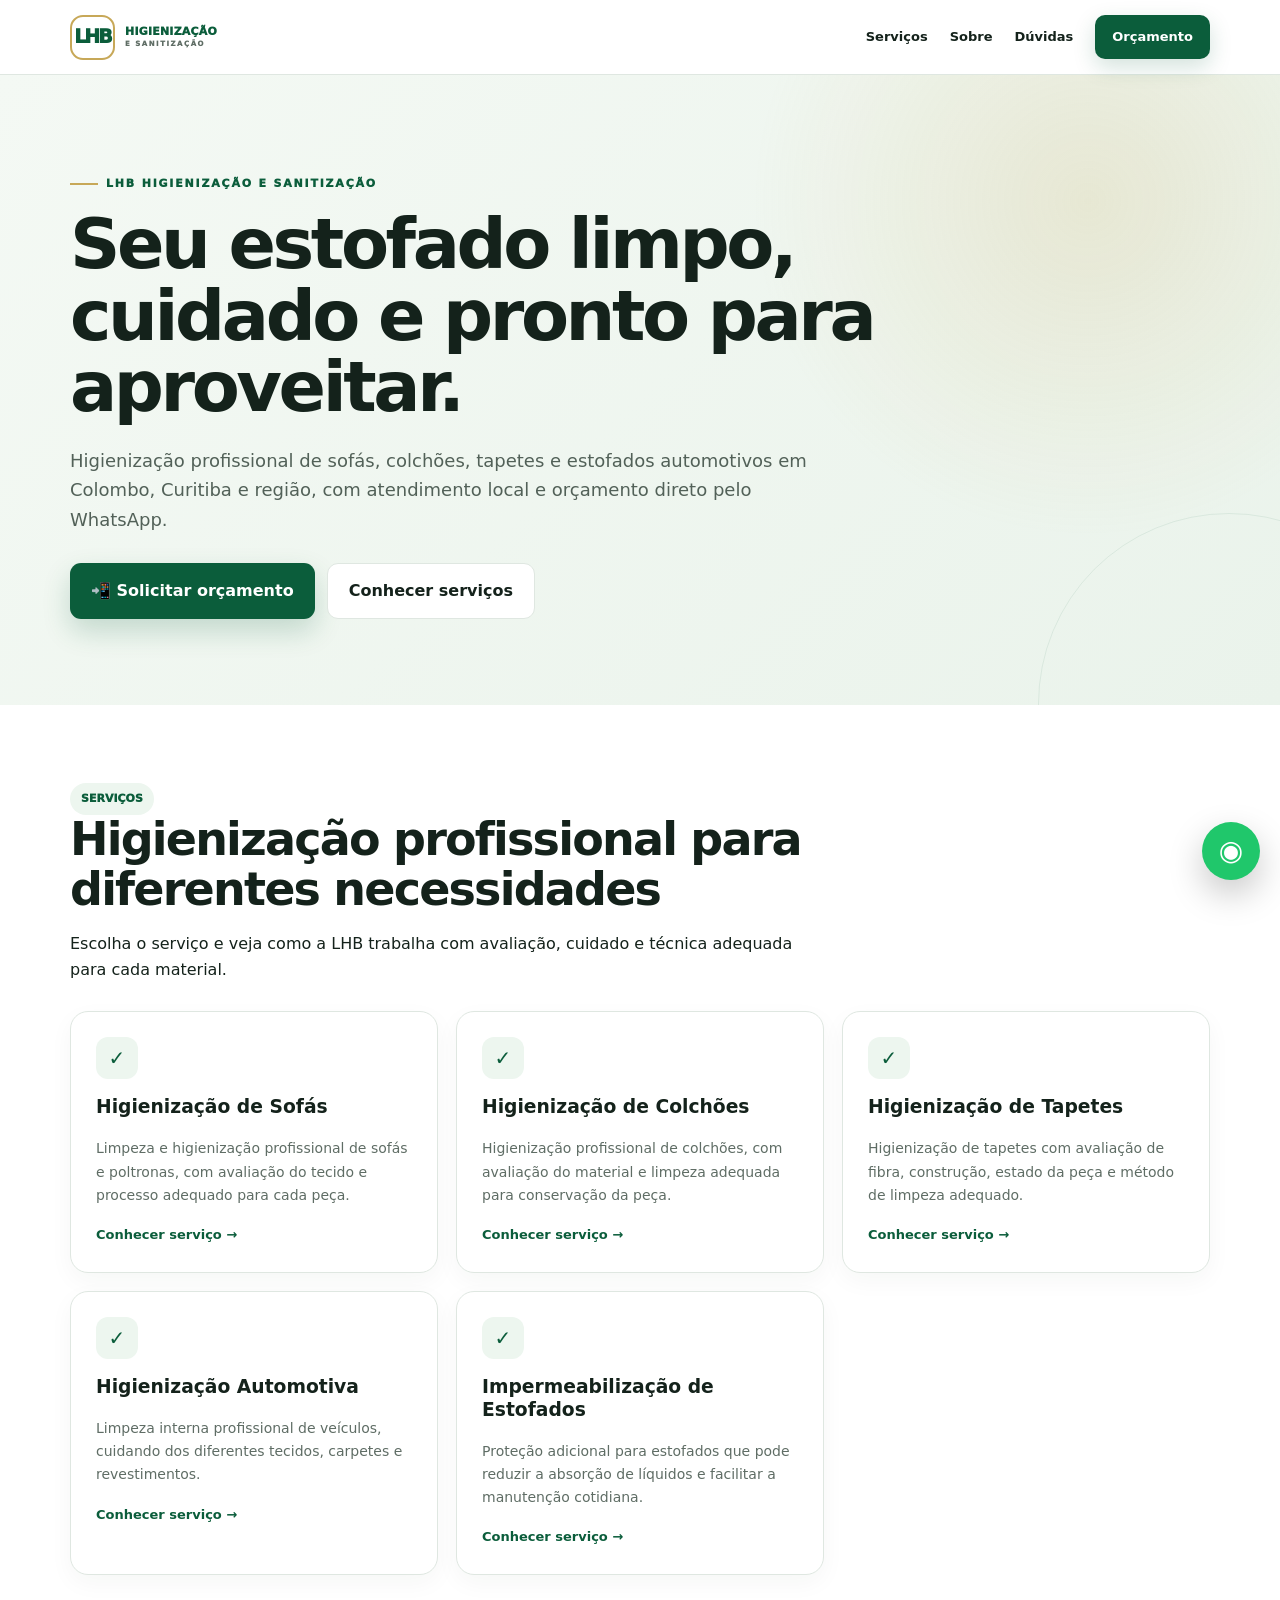
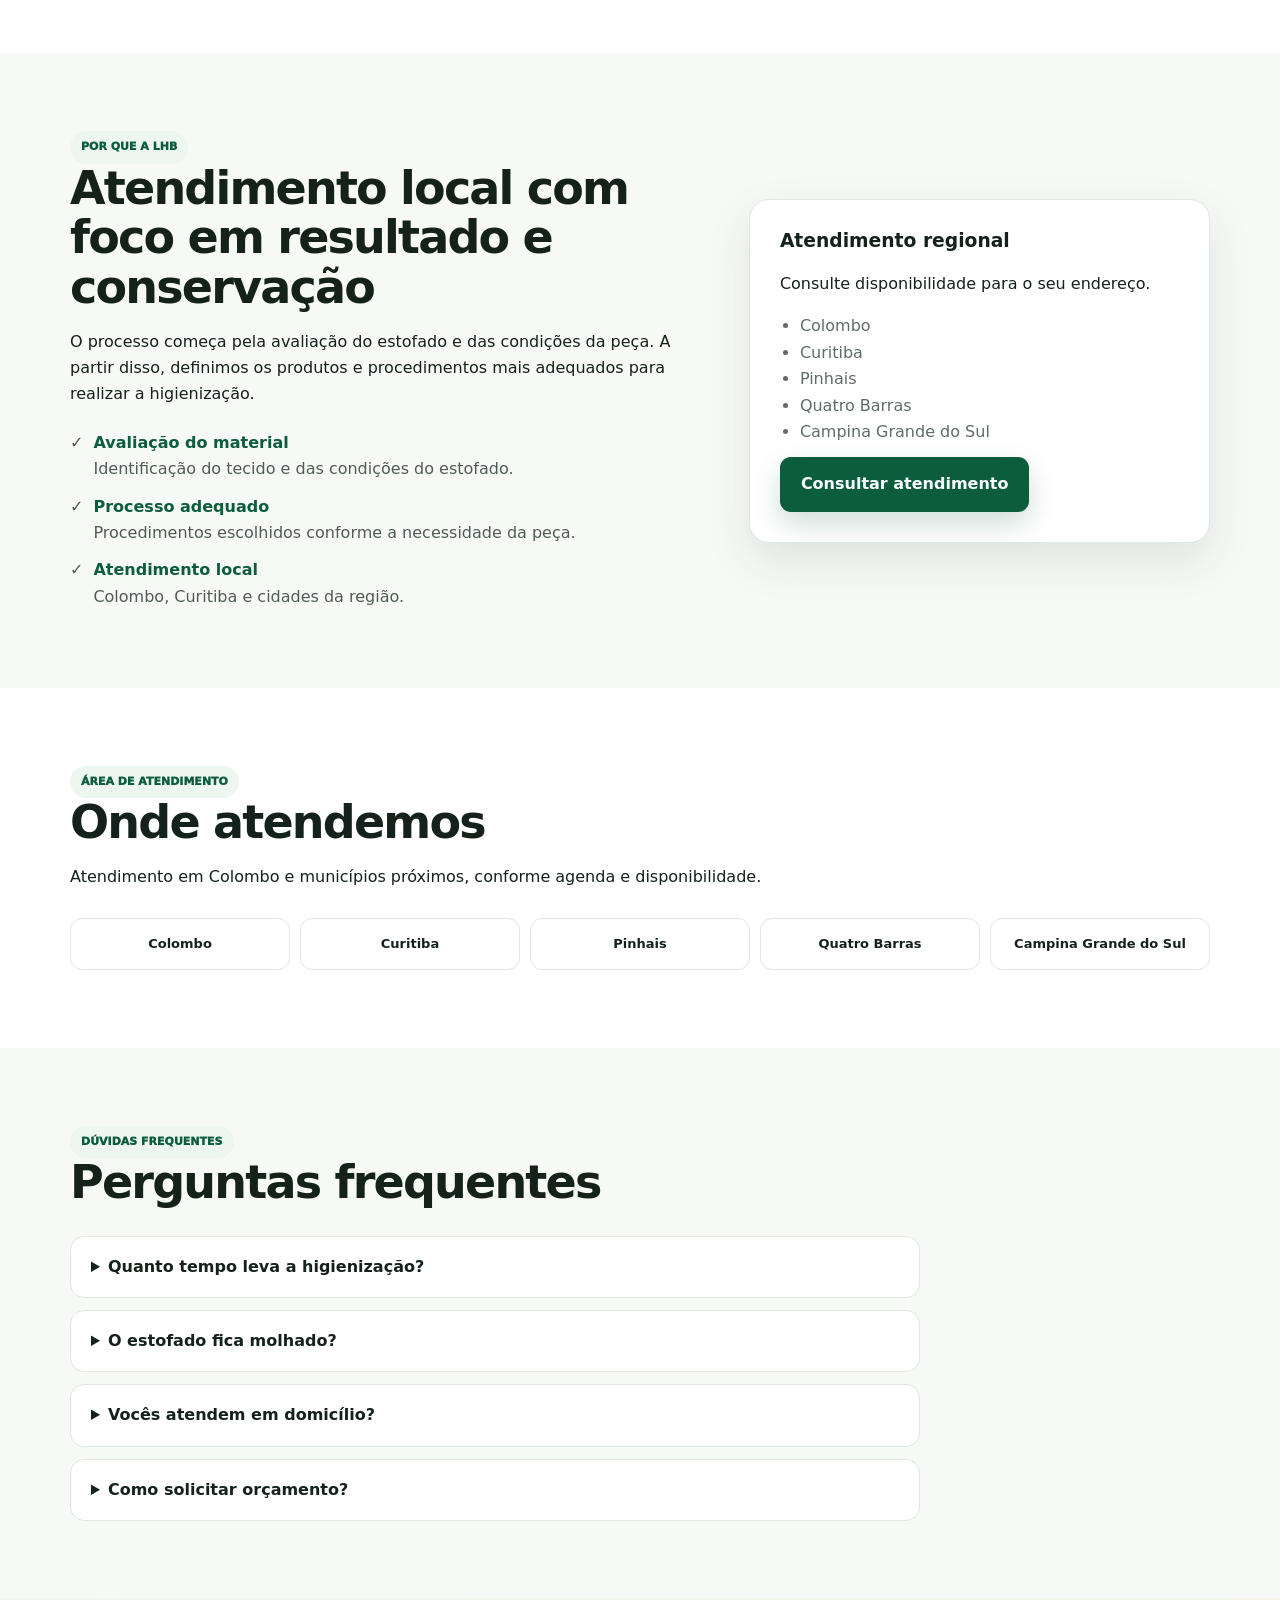
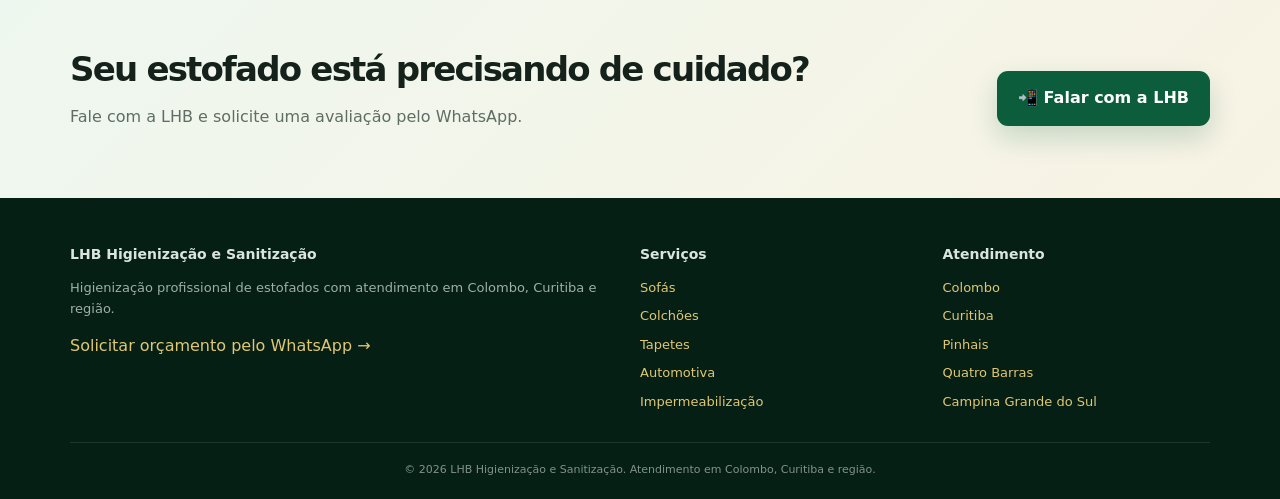
<file: index.html>
<!doctype html>
<html lang="pt-BR">
<head>
<meta charset="utf-8">
<meta name="viewport" content="width=device-width,initial-scale=1">
<title>LHB Higienização e Sanitização | Higienização de Estofados em Colombo e Curitiba</title>
<meta name="description" content="Higienização de sofás, colchões, tapetes e estofados automotivos em Colombo, Curitiba e região. Solicite seu orçamento pelo WhatsApp.">
<meta name="robots" content="index,follow,max-image-preview:large">
<link rel="canonical" href="https://lhb-higienizacao.github.io/">
<meta property="og:title" content="LHB Higienização e Sanitização | Higienização de Estofados em Colombo e Curitiba">
<meta property="og:description" content="Higienização de sofás, colchões, tapetes e estofados automotivos em Colombo, Curitiba e região. Solicite seu orçamento pelo WhatsApp.">
<meta property="og:url" content="https://lhb-higienizacao.github.io/">
<meta property="og:type" content="website">
<meta name="theme-color" content="#0b5d3b">
<link rel="stylesheet" href="/style.css">
<script type="application/ld+json">{"@context": "https://schema.org", "@type": "LocalBusiness", "name": "LHB Higienização e Sanitização", "url": "https://lhb-higienizacao.github.io/", "telephone": "+55 41 99924-7885", "areaServed": ["Colombo, PR", "Curitiba, PR", "Pinhais, PR", "Quatro Barras, PR", "Campina Grande do Sul, PR"], "serviceType": "Higienização de estofados"}</script>
</head><body><header class="header"><div class="container nav">
<a class="logo" href="/"><span class="logo-mark">LHB</span><span class="logo-text">HIGIENIZAÇÃO<small>E SANITIZAÇÃO</small></span></a>
<nav><a href="/#servicos">Serviços</a><a href="/#sobre">Sobre</a><a href="/#faq">Dúvidas</a><a class="navcta" href="https://wa.me/5541999247885?text=Ol%C3%A1%21%20Vim%20pelo%20site%20da%20LHB%20e%20quero%20um%20or%C3%A7amento." target="_blank" rel="noopener">Orçamento</a></nav>
</div></header>
<main>
<section class="hero"><div class="container">
<div class="eyebrow">LHB HIGIENIZAÇÃO E SANITIZAÇÃO</div>
<h1>Seu estofado limpo, cuidado e pronto para aproveitar.</h1>
<p class="lead">Higienização profissional de sofás, colchões, tapetes e estofados automotivos em Colombo, Curitiba e região, com atendimento local e orçamento direto pelo WhatsApp.</p>
<div class="buttons"><a class="btn primary" href="https://wa.me/5541999247885?text=Ol%C3%A1%21%20Vim%20pelo%20site%20da%20LHB%20e%20quero%20um%20or%C3%A7amento." target="_blank" rel="noopener">📲 Solicitar orçamento</a><a class="btn secondary" href="#servicos">Conhecer serviços</a></div>
</div></section>

<section class="section alt" id="servicos"><div class="container">
<div class="section-head"><span class="badge">SERVIÇOS</span><h2>Higienização profissional para diferentes necessidades</h2><p>Escolha o serviço e veja como a LHB trabalha com avaliação, cuidado e técnica adequada para cada material.</p></div>
<div class="grid"><a class="card" href="/servicos/sofas.html"><div class="card-icon">✓</div><h3>Higienização de Sofás</h3><p>Limpeza e higienização profissional de sofás e poltronas, com avaliação do tecido e processo adequado para cada peça.</p><b>Conhecer serviço →</b></a><a class="card" href="/servicos/colchoes.html"><div class="card-icon">✓</div><h3>Higienização de Colchões</h3><p>Higienização profissional de colchões, com avaliação do material e limpeza adequada para conservação da peça.</p><b>Conhecer serviço →</b></a><a class="card" href="/servicos/tapetes.html"><div class="card-icon">✓</div><h3>Higienização de Tapetes</h3><p>Higienização de tapetes com avaliação de fibra, construção, estado da peça e método de limpeza adequado.</p><b>Conhecer serviço →</b></a><a class="card" href="/servicos/automotiva.html"><div class="card-icon">✓</div><h3>Higienização Automotiva</h3><p>Limpeza interna profissional de veículos, cuidando dos diferentes tecidos, carpetes e revestimentos.</p><b>Conhecer serviço →</b></a><a class="card" href="/servicos/impermeabilizacao.html"><div class="card-icon">✓</div><h3>Impermeabilização de Estofados</h3><p>Proteção adicional para estofados que pode reduzir a absorção de líquidos e facilitar a manutenção cotidiana.</p><b>Conhecer serviço →</b></a></div>
</div></section>

<section class="section" id="sobre"><div class="container two">
<div><span class="badge">POR QUE A LHB</span><h2>Atendimento local com foco em resultado e conservação</h2>
<p>O processo começa pela avaliação do estofado e das condições da peça. A partir disso, definimos os produtos e procedimentos mais adequados para realizar a higienização.</p>
<div class="checks"><div class="check">✓ <span><strong>Avaliação do material</strong><br>Identificação do tecido e das condições do estofado.</span></div>
<div class="check">✓ <span><strong>Processo adequado</strong><br>Procedimentos escolhidos conforme a necessidade da peça.</span></div>
<div class="check">✓ <span><strong>Atendimento local</strong><br>Colombo, Curitiba e cidades da região.</span></div></div></div>
<div class="localbox"><h3>Atendimento regional</h3><p>Consulte disponibilidade para o seu endereço.</p><ul><li>Colombo</li><li>Curitiba</li><li>Pinhais</li><li>Quatro Barras</li><li>Campina Grande do Sul</li></ul><a class="btn primary" href="https://wa.me/5541999247885?text=Ol%C3%A1%21%20Vim%20pelo%20site%20da%20LHB%20e%20quero%20um%20or%C3%A7amento." target="_blank" rel="noopener">Consultar atendimento</a></div>
</div></section>

<section class="section alt"><div class="container"><div class="section-head"><span class="badge">ÁREA DE ATENDIMENTO</span><h2>Onde atendemos</h2><p>Atendimento em Colombo e municípios próximos, conforme agenda e disponibilidade.</p></div>
<div class="area-grid"><a class="area" href="/local/colombo-pr.html">Colombo</a><a class="area" href="/local/curitiba-pr.html">Curitiba</a><a class="area" href="/local/pinhais-pr.html">Pinhais</a><a class="area" href="/local/quatro-barras-pr.html">Quatro Barras</a><a class="area" href="/local/campina-grande-do-sul-pr.html">Campina Grande do Sul</a></div></div></section>

<section class="section" id="faq"><div class="container"><div class="section-head"><span class="badge">DÚVIDAS FREQUENTES</span><h2>Perguntas frequentes</h2></div><div class="faq">
<details><summary>Quanto tempo leva a higienização?</summary><p>O tempo varia conforme o tipo, tamanho e condição do estofado. No orçamento, avaliamos a peça e informamos uma estimativa.</p></details>
<details><summary>O estofado fica molhado?</summary><p>O processo utiliza solução e extração profissional. A umidade residual e o tempo de secagem variam conforme tecido, ambiente e condições climáticas.</p></details>
<details><summary>Vocês atendem em domicílio?</summary><p>Sim. Consulte a disponibilidade para seu endereço e o tipo de serviço desejado.</p></details>
<details><summary>Como solicitar orçamento?</summary><p>Envie uma mensagem pelo WhatsApp com fotos do estofado, cidade/bairro e o serviço desejado. A avaliação ajuda a montar um orçamento mais preciso.</p></details>
</div></div></section>

<section class="cta"><div class="container cta-box"><div><h2>Seu estofado está precisando de cuidado?</h2><p>Fale com a LHB e solicite uma avaliação pelo WhatsApp.</p></div><a class="btn primary" href="https://wa.me/5541999247885?text=Ol%C3%A1%21%20Vim%20pelo%20site%20da%20LHB%20e%20quero%20um%20or%C3%A7amento." target="_blank" rel="noopener">📲 Falar com a LHB</a></div></section>
</main><footer><div class="container foot">
<div><h3>LHB Higienização e Sanitização</h3><p>Higienização profissional de estofados com atendimento em Colombo, Curitiba e região.</p><a href="https://wa.me/5541999247885?text=Ol%C3%A1%21%20Vim%20pelo%20site%20da%20LHB%20e%20quero%20um%20or%C3%A7amento." target="_blank" rel="noopener">Solicitar orçamento pelo WhatsApp →</a></div>
<div><h3>Serviços</h3><ul><li><a href="/servicos/sofas.html">Sofás</a></li><li><a href="/servicos/colchoes.html">Colchões</a></li><li><a href="/servicos/tapetes.html">Tapetes</a></li><li><a href="/servicos/automotiva.html">Automotiva</a></li><li><a href="/servicos/impermeabilizacao.html">Impermeabilização</a></li></ul></div>
<div><h3>Atendimento</h3><ul><li><a href="/local/colombo-pr.html">Colombo</a></li><li><a href="/local/curitiba-pr.html">Curitiba</a></li><li><a href="/local/pinhais-pr.html">Pinhais</a></li><li><a href="/local/quatro-barras-pr.html">Quatro Barras</a></li><li><a href="/local/campina-grande-do-sul-pr.html">Campina Grande do Sul</a></li></ul></div>
</div><div class="container copy">© 2026 LHB Higienização e Sanitização. Atendimento em Colombo, Curitiba e região.</div></footer><a class="wa" href="https://wa.me/5541999247885?text=Ol%C3%A1%21%20Vim%20pelo%20site%20da%20LHB%20e%20quero%20um%20or%C3%A7amento." target="_blank" rel="noopener" aria-label="Falar com a LHB pelo WhatsApp">◉</a>
</body></html>
</file>
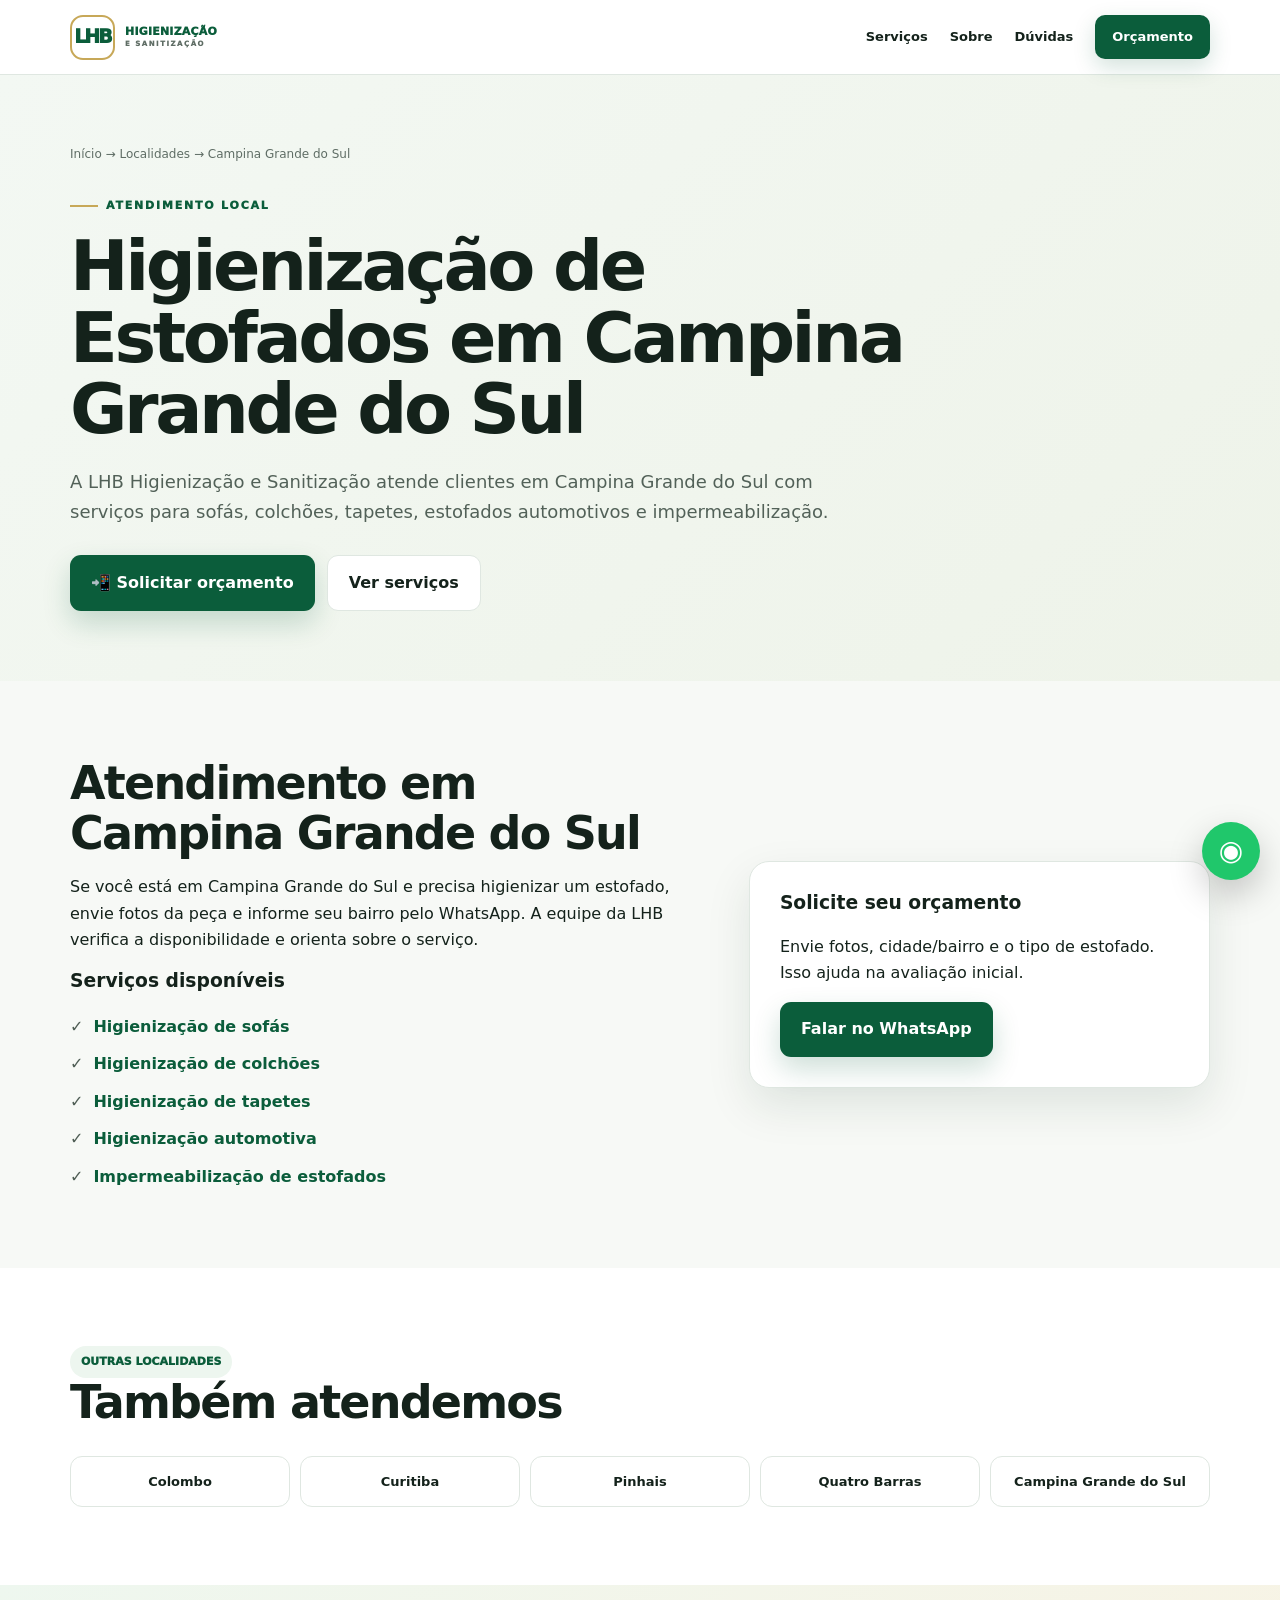
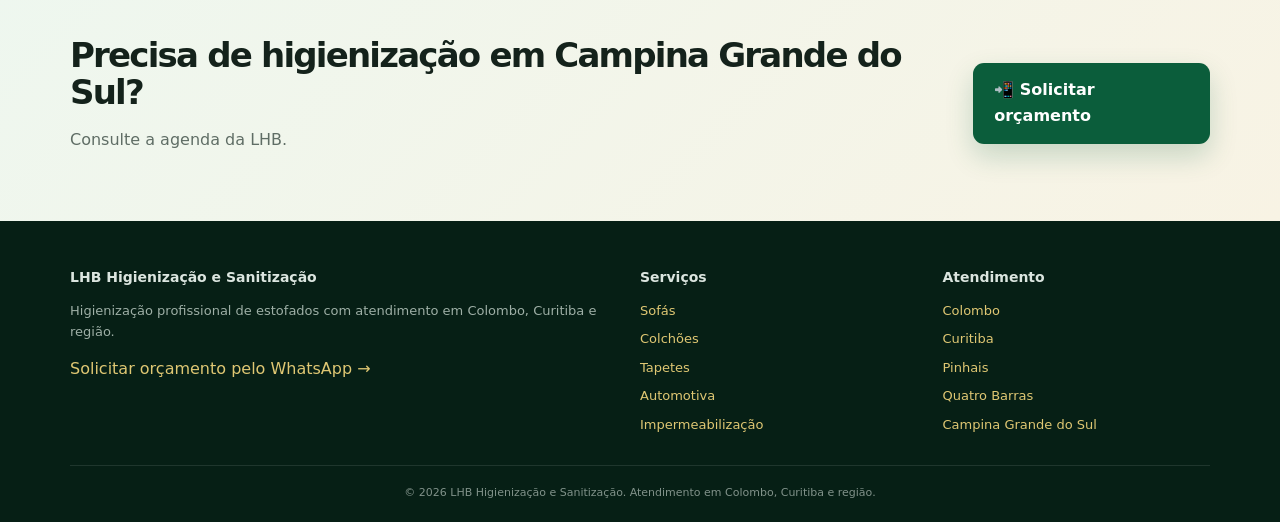
<file: local/campina-grande-do-sul-pr.html>
<!doctype html>
<html lang="pt-BR">
<head>
<meta charset="utf-8">
<meta name="viewport" content="width=device-width,initial-scale=1">
<title>Higienização de estofados em Campina Grande do Sul, Paraná | LHB Higienização</title>
<meta name="description" content="Higienização de estofados em Campina Grande do Sul, Paraná">
<meta name="robots" content="index,follow,max-image-preview:large">
<link rel="canonical" href="https://lhb-higienizacao.github.io/local/campina-grande-do-sul-pr.html">
<meta property="og:title" content="Higienização de estofados em Campina Grande do Sul, Paraná | LHB Higienização">
<meta property="og:description" content="Higienização de estofados em Campina Grande do Sul, Paraná">
<meta property="og:url" content="https://lhb-higienizacao.github.io/local/campina-grande-do-sul-pr.html">
<meta property="og:type" content="website">
<meta name="theme-color" content="#0b5d3b">
<link rel="stylesheet" href="/style.css">
<script type="application/ld+json">{"@context": "https://schema.org", "@type": "LocalBusiness", "name": "LHB Higienização e Sanitização", "url": "https://lhb-higienizacao.github.io/", "telephone": "+55 41 99924-7885", "areaServed": ["Colombo, PR", "Curitiba, PR", "Pinhais, PR", "Quatro Barras, PR", "Campina Grande do Sul, PR"], "serviceType": "Higienização de estofados", "description": "Higienização de estofados em Campina Grande do Sul, Paraná", "address": {"@type": "PostalAddress", "addressLocality": "Campina Grande do Sul", "addressRegion": "PR", "addressCountry": "BR"}}</script>
</head><body><header class="header"><div class="container nav">
<a class="logo" href="/"><span class="logo-mark">LHB</span><span class="logo-text">HIGIENIZAÇÃO<small>E SANITIZAÇÃO</small></span></a>
<nav><a href="/#servicos">Serviços</a><a href="/#sobre">Sobre</a><a href="/#faq">Dúvidas</a><a class="navcta" href="https://wa.me/5541999247885?text=Ol%C3%A1%21%20Vim%20pelo%20site%20da%20LHB%20e%20quero%20um%20or%C3%A7amento." target="_blank" rel="noopener">Orçamento</a></nav>
</div></header>
<main>
<section class="service-hero"><div class="container">
<div class="crumb"><a href="/">Início</a> → Localidades → Campina Grande do Sul</div>
<span class="eyebrow">ATENDIMENTO LOCAL</span><h1>Higienização de Estofados em Campina Grande do Sul</h1>
<p class="lead">A LHB Higienização e Sanitização atende clientes em Campina Grande do Sul com serviços para sofás, colchões, tapetes, estofados automotivos e impermeabilização.</p>
<div class="buttons"><a class="btn primary" href="https://wa.me/5541999247885?text=Ol%C3%A1%21%20Vim%20pelo%20site%20da%20LHB%20e%20quero%20um%20or%C3%A7amento." target="_blank" rel="noopener">📲 Solicitar orçamento</a><a class="btn secondary" href="/#servicos">Ver serviços</a></div>
</div></section>
<section class="section"><div class="container two"><div><h2>Atendimento em Campina Grande do Sul</h2><p>Se você está em Campina Grande do Sul e precisa higienizar um estofado, envie fotos da peça e informe seu bairro pelo WhatsApp. A equipe da LHB verifica a disponibilidade e orienta sobre o serviço.</p><h3>Serviços disponíveis</h3><div class="checks">
<div class="check">✓ <span><strong>Higienização de sofás</strong></span></div>
<div class="check">✓ <span><strong>Higienização de colchões</strong></span></div>
<div class="check">✓ <span><strong>Higienização de tapetes</strong></span></div>
<div class="check">✓ <span><strong>Higienização automotiva</strong></span></div>
<div class="check">✓ <span><strong>Impermeabilização de estofados</strong></span></div>
</div></div>
<div class="localbox"><h3>Solicite seu orçamento</h3><p>Envie fotos, cidade/bairro e o tipo de estofado. Isso ajuda na avaliação inicial.</p><a class="btn primary" href="https://wa.me/5541999247885?text=Ol%C3%A1%21%20Vim%20pelo%20site%20da%20LHB%20e%20quero%20um%20or%C3%A7amento." target="_blank" rel="noopener">Falar no WhatsApp</a></div></div></section>
<section class="section alt"><div class="container"><div class="section-head"><span class="badge">OUTRAS LOCALIDADES</span><h2>Também atendemos</h2></div><div class="area-grid">
<a class="area" href="/local/colombo-pr.html">Colombo</a><a class="area" href="/local/curitiba-pr.html">Curitiba</a><a class="area" href="/local/pinhais-pr.html">Pinhais</a><a class="area" href="/local/quatro-barras-pr.html">Quatro Barras</a><a class="area" href="/local/campina-grande-do-sul-pr.html">Campina Grande do Sul</a>
</div></div></section>
<section class="cta"><div class="container cta-box"><div><h2>Precisa de higienização em Campina Grande do Sul?</h2><p>Consulte a agenda da LHB.</p></div><a class="btn primary" href="https://wa.me/5541999247885?text=Ol%C3%A1%21%20Vim%20pelo%20site%20da%20LHB%20e%20quero%20um%20or%C3%A7amento." target="_blank" rel="noopener">📲 Solicitar orçamento</a></div></section>
</main><footer><div class="container foot">
<div><h3>LHB Higienização e Sanitização</h3><p>Higienização profissional de estofados com atendimento em Colombo, Curitiba e região.</p><a href="https://wa.me/5541999247885?text=Ol%C3%A1%21%20Vim%20pelo%20site%20da%20LHB%20e%20quero%20um%20or%C3%A7amento." target="_blank" rel="noopener">Solicitar orçamento pelo WhatsApp →</a></div>
<div><h3>Serviços</h3><ul><li><a href="/servicos/sofas.html">Sofás</a></li><li><a href="/servicos/colchoes.html">Colchões</a></li><li><a href="/servicos/tapetes.html">Tapetes</a></li><li><a href="/servicos/automotiva.html">Automotiva</a></li><li><a href="/servicos/impermeabilizacao.html">Impermeabilização</a></li></ul></div>
<div><h3>Atendimento</h3><ul><li><a href="/local/colombo-pr.html">Colombo</a></li><li><a href="/local/curitiba-pr.html">Curitiba</a></li><li><a href="/local/pinhais-pr.html">Pinhais</a></li><li><a href="/local/quatro-barras-pr.html">Quatro Barras</a></li><li><a href="/local/campina-grande-do-sul-pr.html">Campina Grande do Sul</a></li></ul></div>
</div><div class="container copy">© 2026 LHB Higienização e Sanitização. Atendimento em Colombo, Curitiba e região.</div></footer><a class="wa" href="https://wa.me/5541999247885?text=Ol%C3%A1%21%20Vim%20pelo%20site%20da%20LHB%20e%20quero%20um%20or%C3%A7amento." target="_blank" rel="noopener" aria-label="Falar com a LHB pelo WhatsApp">◉</a></body></html>
</file>
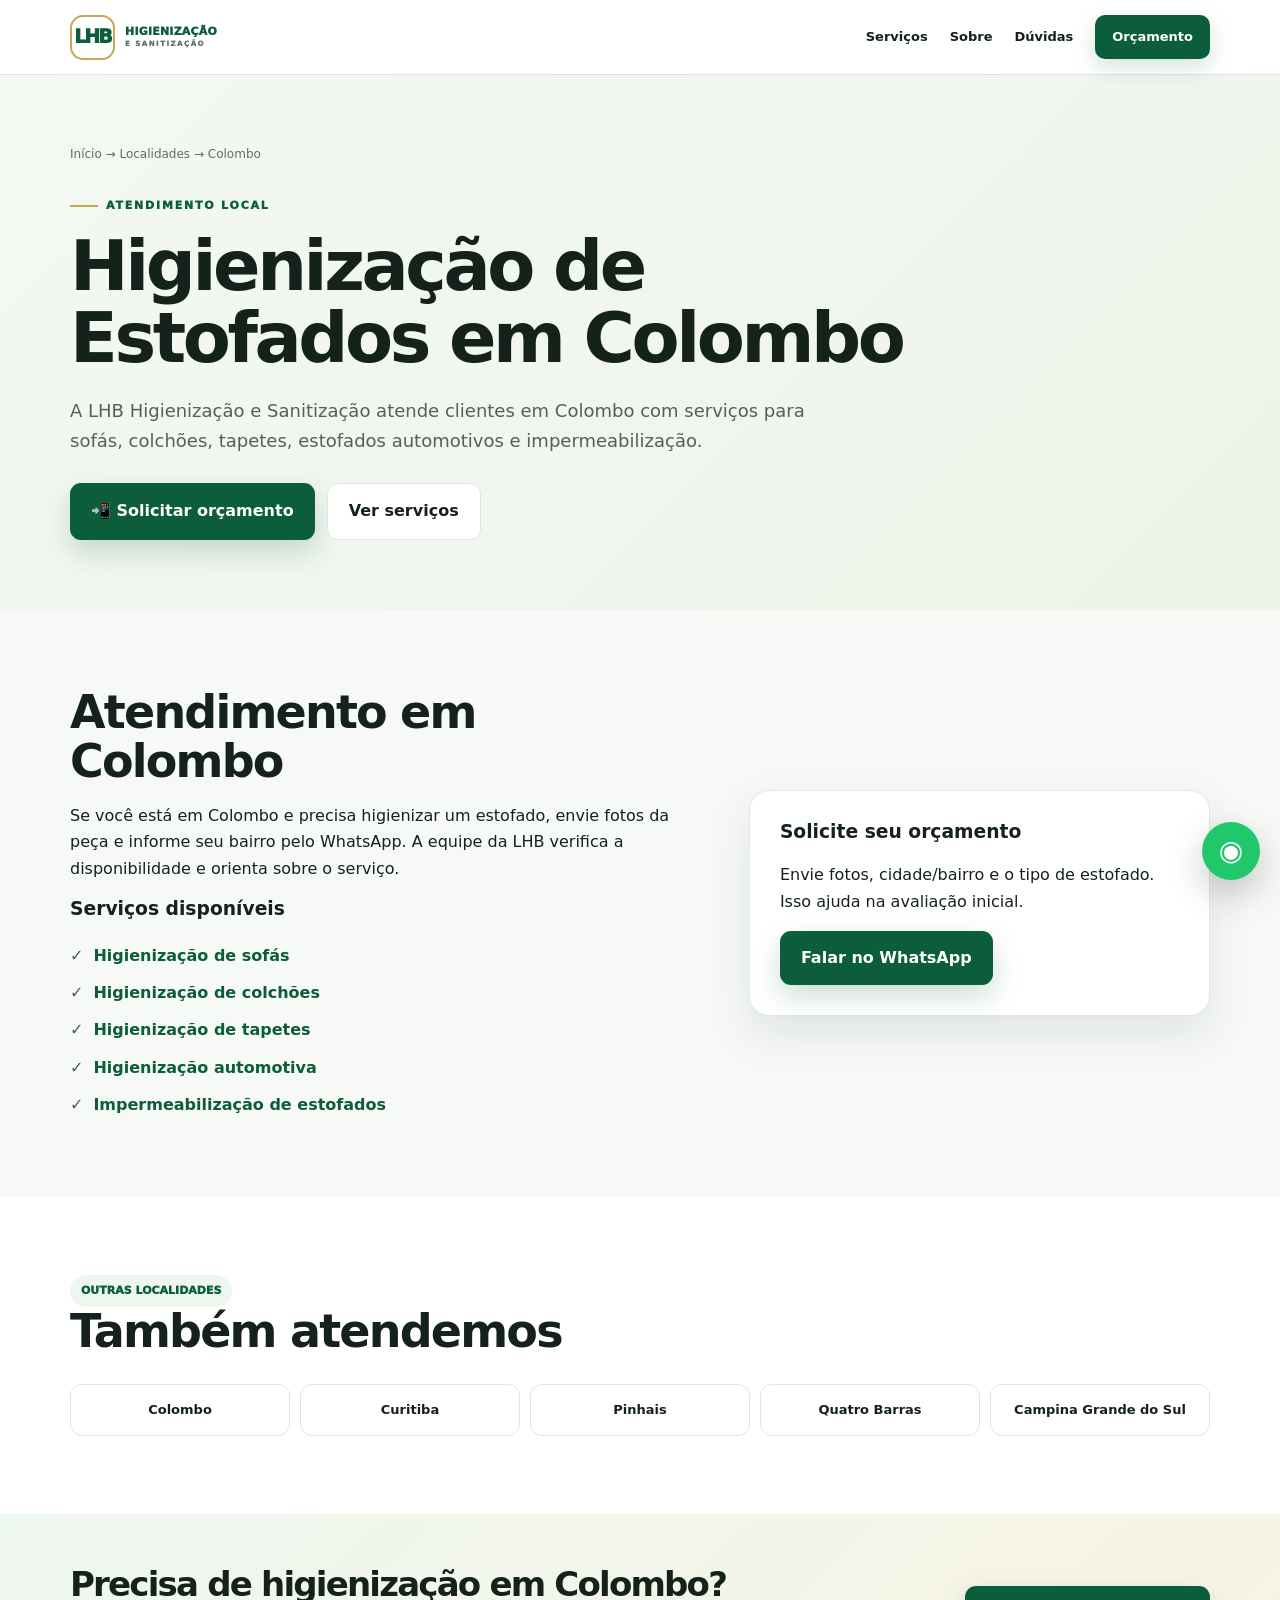
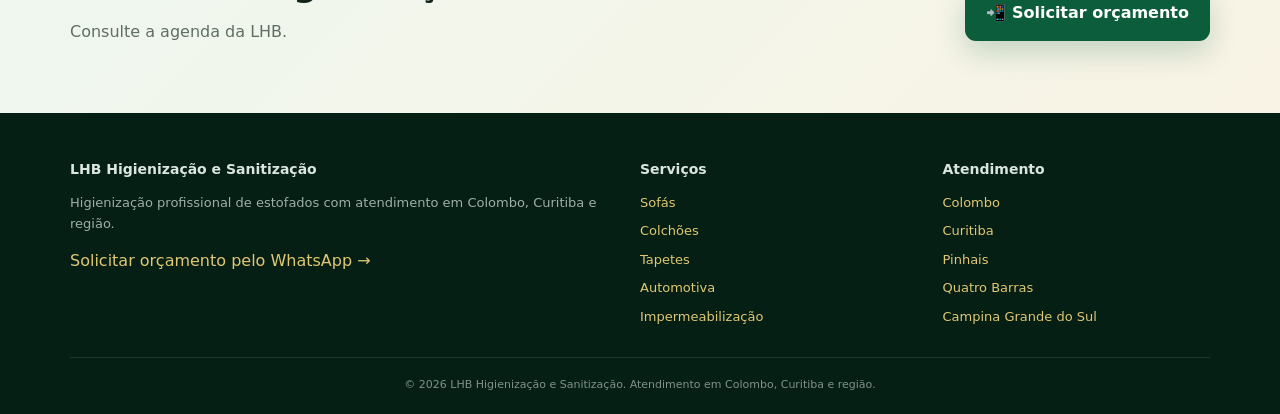
<file: local/colombo-pr.html>
<!doctype html>
<html lang="pt-BR">
<head>
<meta charset="utf-8">
<meta name="viewport" content="width=device-width,initial-scale=1">
<title>Higienização de estofados em Colombo, Paraná | LHB Higienização</title>
<meta name="description" content="Higienização de estofados em Colombo, Paraná">
<meta name="robots" content="index,follow,max-image-preview:large">
<link rel="canonical" href="https://lhb-higienizacao.github.io/local/colombo-pr.html">
<meta property="og:title" content="Higienização de estofados em Colombo, Paraná | LHB Higienização">
<meta property="og:description" content="Higienização de estofados em Colombo, Paraná">
<meta property="og:url" content="https://lhb-higienizacao.github.io/local/colombo-pr.html">
<meta property="og:type" content="website">
<meta name="theme-color" content="#0b5d3b">
<link rel="stylesheet" href="/style.css">
<script type="application/ld+json">{"@context": "https://schema.org", "@type": "LocalBusiness", "name": "LHB Higienização e Sanitização", "url": "https://lhb-higienizacao.github.io/", "telephone": "+55 41 99924-7885", "areaServed": ["Colombo, PR", "Curitiba, PR", "Pinhais, PR", "Quatro Barras, PR", "Campina Grande do Sul, PR"], "serviceType": "Higienização de estofados", "description": "Higienização de estofados em Colombo, Paraná", "address": {"@type": "PostalAddress", "addressLocality": "Colombo", "addressRegion": "PR", "addressCountry": "BR"}}</script>
</head><body><header class="header"><div class="container nav">
<a class="logo" href="/"><span class="logo-mark">LHB</span><span class="logo-text">HIGIENIZAÇÃO<small>E SANITIZAÇÃO</small></span></a>
<nav><a href="/#servicos">Serviços</a><a href="/#sobre">Sobre</a><a href="/#faq">Dúvidas</a><a class="navcta" href="https://wa.me/5541999247885?text=Ol%C3%A1%21%20Vim%20pelo%20site%20da%20LHB%20e%20quero%20um%20or%C3%A7amento." target="_blank" rel="noopener">Orçamento</a></nav>
</div></header>
<main>
<section class="service-hero"><div class="container">
<div class="crumb"><a href="/">Início</a> → Localidades → Colombo</div>
<span class="eyebrow">ATENDIMENTO LOCAL</span><h1>Higienização de Estofados em Colombo</h1>
<p class="lead">A LHB Higienização e Sanitização atende clientes em Colombo com serviços para sofás, colchões, tapetes, estofados automotivos e impermeabilização.</p>
<div class="buttons"><a class="btn primary" href="https://wa.me/5541999247885?text=Ol%C3%A1%21%20Vim%20pelo%20site%20da%20LHB%20e%20quero%20um%20or%C3%A7amento." target="_blank" rel="noopener">📲 Solicitar orçamento</a><a class="btn secondary" href="/#servicos">Ver serviços</a></div>
</div></section>
<section class="section"><div class="container two"><div><h2>Atendimento em Colombo</h2><p>Se você está em Colombo e precisa higienizar um estofado, envie fotos da peça e informe seu bairro pelo WhatsApp. A equipe da LHB verifica a disponibilidade e orienta sobre o serviço.</p><h3>Serviços disponíveis</h3><div class="checks">
<div class="check">✓ <span><strong>Higienização de sofás</strong></span></div>
<div class="check">✓ <span><strong>Higienização de colchões</strong></span></div>
<div class="check">✓ <span><strong>Higienização de tapetes</strong></span></div>
<div class="check">✓ <span><strong>Higienização automotiva</strong></span></div>
<div class="check">✓ <span><strong>Impermeabilização de estofados</strong></span></div>
</div></div>
<div class="localbox"><h3>Solicite seu orçamento</h3><p>Envie fotos, cidade/bairro e o tipo de estofado. Isso ajuda na avaliação inicial.</p><a class="btn primary" href="https://wa.me/5541999247885?text=Ol%C3%A1%21%20Vim%20pelo%20site%20da%20LHB%20e%20quero%20um%20or%C3%A7amento." target="_blank" rel="noopener">Falar no WhatsApp</a></div></div></section>
<section class="section alt"><div class="container"><div class="section-head"><span class="badge">OUTRAS LOCALIDADES</span><h2>Também atendemos</h2></div><div class="area-grid">
<a class="area" href="/local/colombo-pr.html">Colombo</a><a class="area" href="/local/curitiba-pr.html">Curitiba</a><a class="area" href="/local/pinhais-pr.html">Pinhais</a><a class="area" href="/local/quatro-barras-pr.html">Quatro Barras</a><a class="area" href="/local/campina-grande-do-sul-pr.html">Campina Grande do Sul</a>
</div></div></section>
<section class="cta"><div class="container cta-box"><div><h2>Precisa de higienização em Colombo?</h2><p>Consulte a agenda da LHB.</p></div><a class="btn primary" href="https://wa.me/5541999247885?text=Ol%C3%A1%21%20Vim%20pelo%20site%20da%20LHB%20e%20quero%20um%20or%C3%A7amento." target="_blank" rel="noopener">📲 Solicitar orçamento</a></div></section>
</main><footer><div class="container foot">
<div><h3>LHB Higienização e Sanitização</h3><p>Higienização profissional de estofados com atendimento em Colombo, Curitiba e região.</p><a href="https://wa.me/5541999247885?text=Ol%C3%A1%21%20Vim%20pelo%20site%20da%20LHB%20e%20quero%20um%20or%C3%A7amento." target="_blank" rel="noopener">Solicitar orçamento pelo WhatsApp →</a></div>
<div><h3>Serviços</h3><ul><li><a href="/servicos/sofas.html">Sofás</a></li><li><a href="/servicos/colchoes.html">Colchões</a></li><li><a href="/servicos/tapetes.html">Tapetes</a></li><li><a href="/servicos/automotiva.html">Automotiva</a></li><li><a href="/servicos/impermeabilizacao.html">Impermeabilização</a></li></ul></div>
<div><h3>Atendimento</h3><ul><li><a href="/local/colombo-pr.html">Colombo</a></li><li><a href="/local/curitiba-pr.html">Curitiba</a></li><li><a href="/local/pinhais-pr.html">Pinhais</a></li><li><a href="/local/quatro-barras-pr.html">Quatro Barras</a></li><li><a href="/local/campina-grande-do-sul-pr.html">Campina Grande do Sul</a></li></ul></div>
</div><div class="container copy">© 2026 LHB Higienização e Sanitização. Atendimento em Colombo, Curitiba e região.</div></footer><a class="wa" href="https://wa.me/5541999247885?text=Ol%C3%A1%21%20Vim%20pelo%20site%20da%20LHB%20e%20quero%20um%20or%C3%A7amento." target="_blank" rel="noopener" aria-label="Falar com a LHB pelo WhatsApp">◉</a></body></html>
</file>
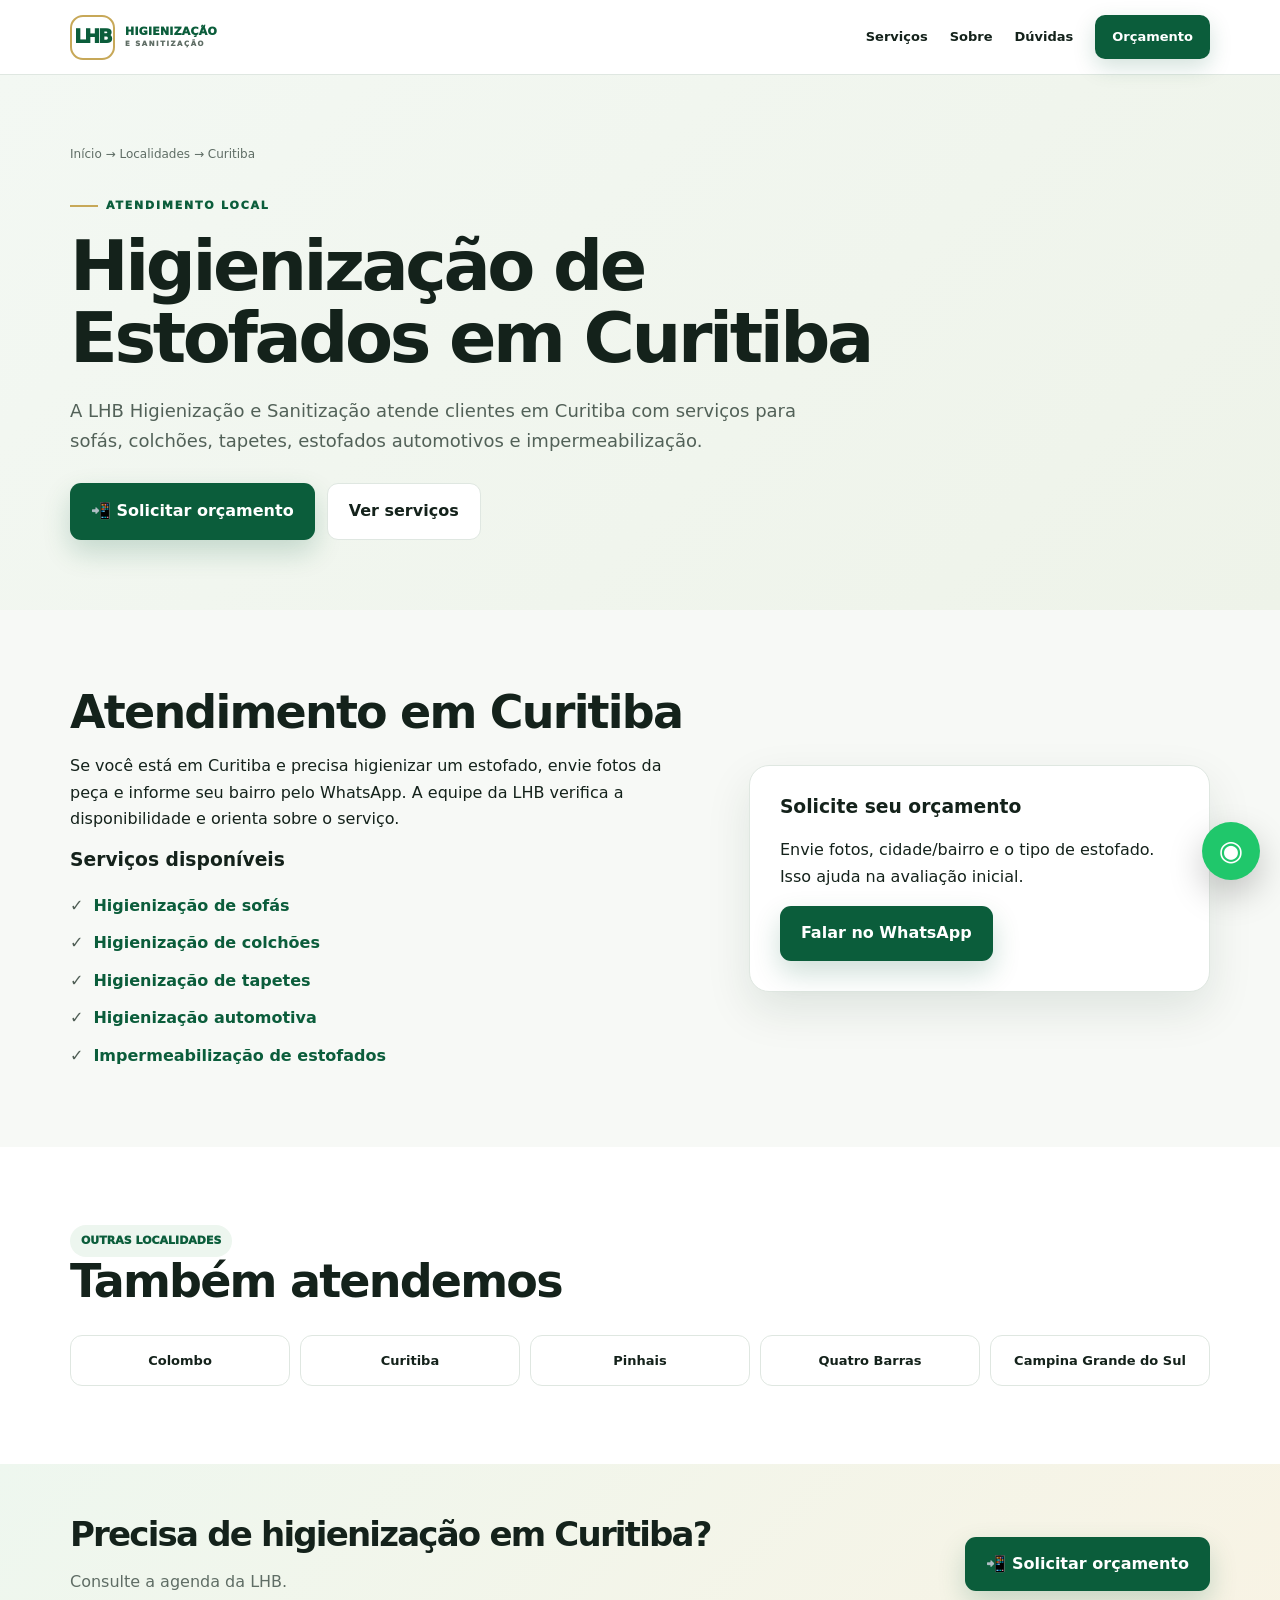
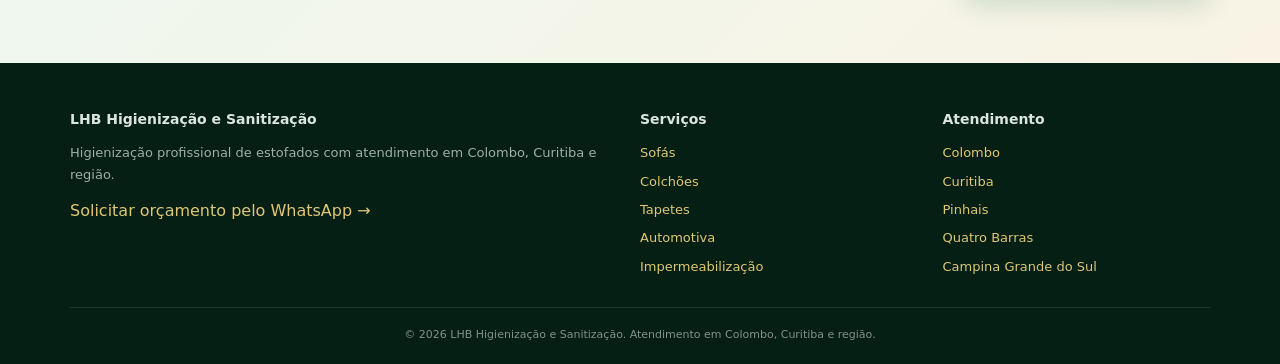
<file: local/curitiba-pr.html>
<!doctype html>
<html lang="pt-BR">
<head>
<meta charset="utf-8">
<meta name="viewport" content="width=device-width,initial-scale=1">
<title>Higienização de estofados em Curitiba, Paraná | LHB Higienização</title>
<meta name="description" content="Higienização de estofados em Curitiba, Paraná">
<meta name="robots" content="index,follow,max-image-preview:large">
<link rel="canonical" href="https://lhb-higienizacao.github.io/local/curitiba-pr.html">
<meta property="og:title" content="Higienização de estofados em Curitiba, Paraná | LHB Higienização">
<meta property="og:description" content="Higienização de estofados em Curitiba, Paraná">
<meta property="og:url" content="https://lhb-higienizacao.github.io/local/curitiba-pr.html">
<meta property="og:type" content="website">
<meta name="theme-color" content="#0b5d3b">
<link rel="stylesheet" href="/style.css">
<script type="application/ld+json">{"@context": "https://schema.org", "@type": "LocalBusiness", "name": "LHB Higienização e Sanitização", "url": "https://lhb-higienizacao.github.io/", "telephone": "+55 41 99924-7885", "areaServed": ["Colombo, PR", "Curitiba, PR", "Pinhais, PR", "Quatro Barras, PR", "Campina Grande do Sul, PR"], "serviceType": "Higienização de estofados", "description": "Higienização de estofados em Curitiba, Paraná", "address": {"@type": "PostalAddress", "addressLocality": "Curitiba", "addressRegion": "PR", "addressCountry": "BR"}}</script>
</head><body><header class="header"><div class="container nav">
<a class="logo" href="/"><span class="logo-mark">LHB</span><span class="logo-text">HIGIENIZAÇÃO<small>E SANITIZAÇÃO</small></span></a>
<nav><a href="/#servicos">Serviços</a><a href="/#sobre">Sobre</a><a href="/#faq">Dúvidas</a><a class="navcta" href="https://wa.me/5541999247885?text=Ol%C3%A1%21%20Vim%20pelo%20site%20da%20LHB%20e%20quero%20um%20or%C3%A7amento." target="_blank" rel="noopener">Orçamento</a></nav>
</div></header>
<main>
<section class="service-hero"><div class="container">
<div class="crumb"><a href="/">Início</a> → Localidades → Curitiba</div>
<span class="eyebrow">ATENDIMENTO LOCAL</span><h1>Higienização de Estofados em Curitiba</h1>
<p class="lead">A LHB Higienização e Sanitização atende clientes em Curitiba com serviços para sofás, colchões, tapetes, estofados automotivos e impermeabilização.</p>
<div class="buttons"><a class="btn primary" href="https://wa.me/5541999247885?text=Ol%C3%A1%21%20Vim%20pelo%20site%20da%20LHB%20e%20quero%20um%20or%C3%A7amento." target="_blank" rel="noopener">📲 Solicitar orçamento</a><a class="btn secondary" href="/#servicos">Ver serviços</a></div>
</div></section>
<section class="section"><div class="container two"><div><h2>Atendimento em Curitiba</h2><p>Se você está em Curitiba e precisa higienizar um estofado, envie fotos da peça e informe seu bairro pelo WhatsApp. A equipe da LHB verifica a disponibilidade e orienta sobre o serviço.</p><h3>Serviços disponíveis</h3><div class="checks">
<div class="check">✓ <span><strong>Higienização de sofás</strong></span></div>
<div class="check">✓ <span><strong>Higienização de colchões</strong></span></div>
<div class="check">✓ <span><strong>Higienização de tapetes</strong></span></div>
<div class="check">✓ <span><strong>Higienização automotiva</strong></span></div>
<div class="check">✓ <span><strong>Impermeabilização de estofados</strong></span></div>
</div></div>
<div class="localbox"><h3>Solicite seu orçamento</h3><p>Envie fotos, cidade/bairro e o tipo de estofado. Isso ajuda na avaliação inicial.</p><a class="btn primary" href="https://wa.me/5541999247885?text=Ol%C3%A1%21%20Vim%20pelo%20site%20da%20LHB%20e%20quero%20um%20or%C3%A7amento." target="_blank" rel="noopener">Falar no WhatsApp</a></div></div></section>
<section class="section alt"><div class="container"><div class="section-head"><span class="badge">OUTRAS LOCALIDADES</span><h2>Também atendemos</h2></div><div class="area-grid">
<a class="area" href="/local/colombo-pr.html">Colombo</a><a class="area" href="/local/curitiba-pr.html">Curitiba</a><a class="area" href="/local/pinhais-pr.html">Pinhais</a><a class="area" href="/local/quatro-barras-pr.html">Quatro Barras</a><a class="area" href="/local/campina-grande-do-sul-pr.html">Campina Grande do Sul</a>
</div></div></section>
<section class="cta"><div class="container cta-box"><div><h2>Precisa de higienização em Curitiba?</h2><p>Consulte a agenda da LHB.</p></div><a class="btn primary" href="https://wa.me/5541999247885?text=Ol%C3%A1%21%20Vim%20pelo%20site%20da%20LHB%20e%20quero%20um%20or%C3%A7amento." target="_blank" rel="noopener">📲 Solicitar orçamento</a></div></section>
</main><footer><div class="container foot">
<div><h3>LHB Higienização e Sanitização</h3><p>Higienização profissional de estofados com atendimento em Colombo, Curitiba e região.</p><a href="https://wa.me/5541999247885?text=Ol%C3%A1%21%20Vim%20pelo%20site%20da%20LHB%20e%20quero%20um%20or%C3%A7amento." target="_blank" rel="noopener">Solicitar orçamento pelo WhatsApp →</a></div>
<div><h3>Serviços</h3><ul><li><a href="/servicos/sofas.html">Sofás</a></li><li><a href="/servicos/colchoes.html">Colchões</a></li><li><a href="/servicos/tapetes.html">Tapetes</a></li><li><a href="/servicos/automotiva.html">Automotiva</a></li><li><a href="/servicos/impermeabilizacao.html">Impermeabilização</a></li></ul></div>
<div><h3>Atendimento</h3><ul><li><a href="/local/colombo-pr.html">Colombo</a></li><li><a href="/local/curitiba-pr.html">Curitiba</a></li><li><a href="/local/pinhais-pr.html">Pinhais</a></li><li><a href="/local/quatro-barras-pr.html">Quatro Barras</a></li><li><a href="/local/campina-grande-do-sul-pr.html">Campina Grande do Sul</a></li></ul></div>
</div><div class="container copy">© 2026 LHB Higienização e Sanitização. Atendimento em Colombo, Curitiba e região.</div></footer><a class="wa" href="https://wa.me/5541999247885?text=Ol%C3%A1%21%20Vim%20pelo%20site%20da%20LHB%20e%20quero%20um%20or%C3%A7amento." target="_blank" rel="noopener" aria-label="Falar com a LHB pelo WhatsApp">◉</a></body></html>
</file>
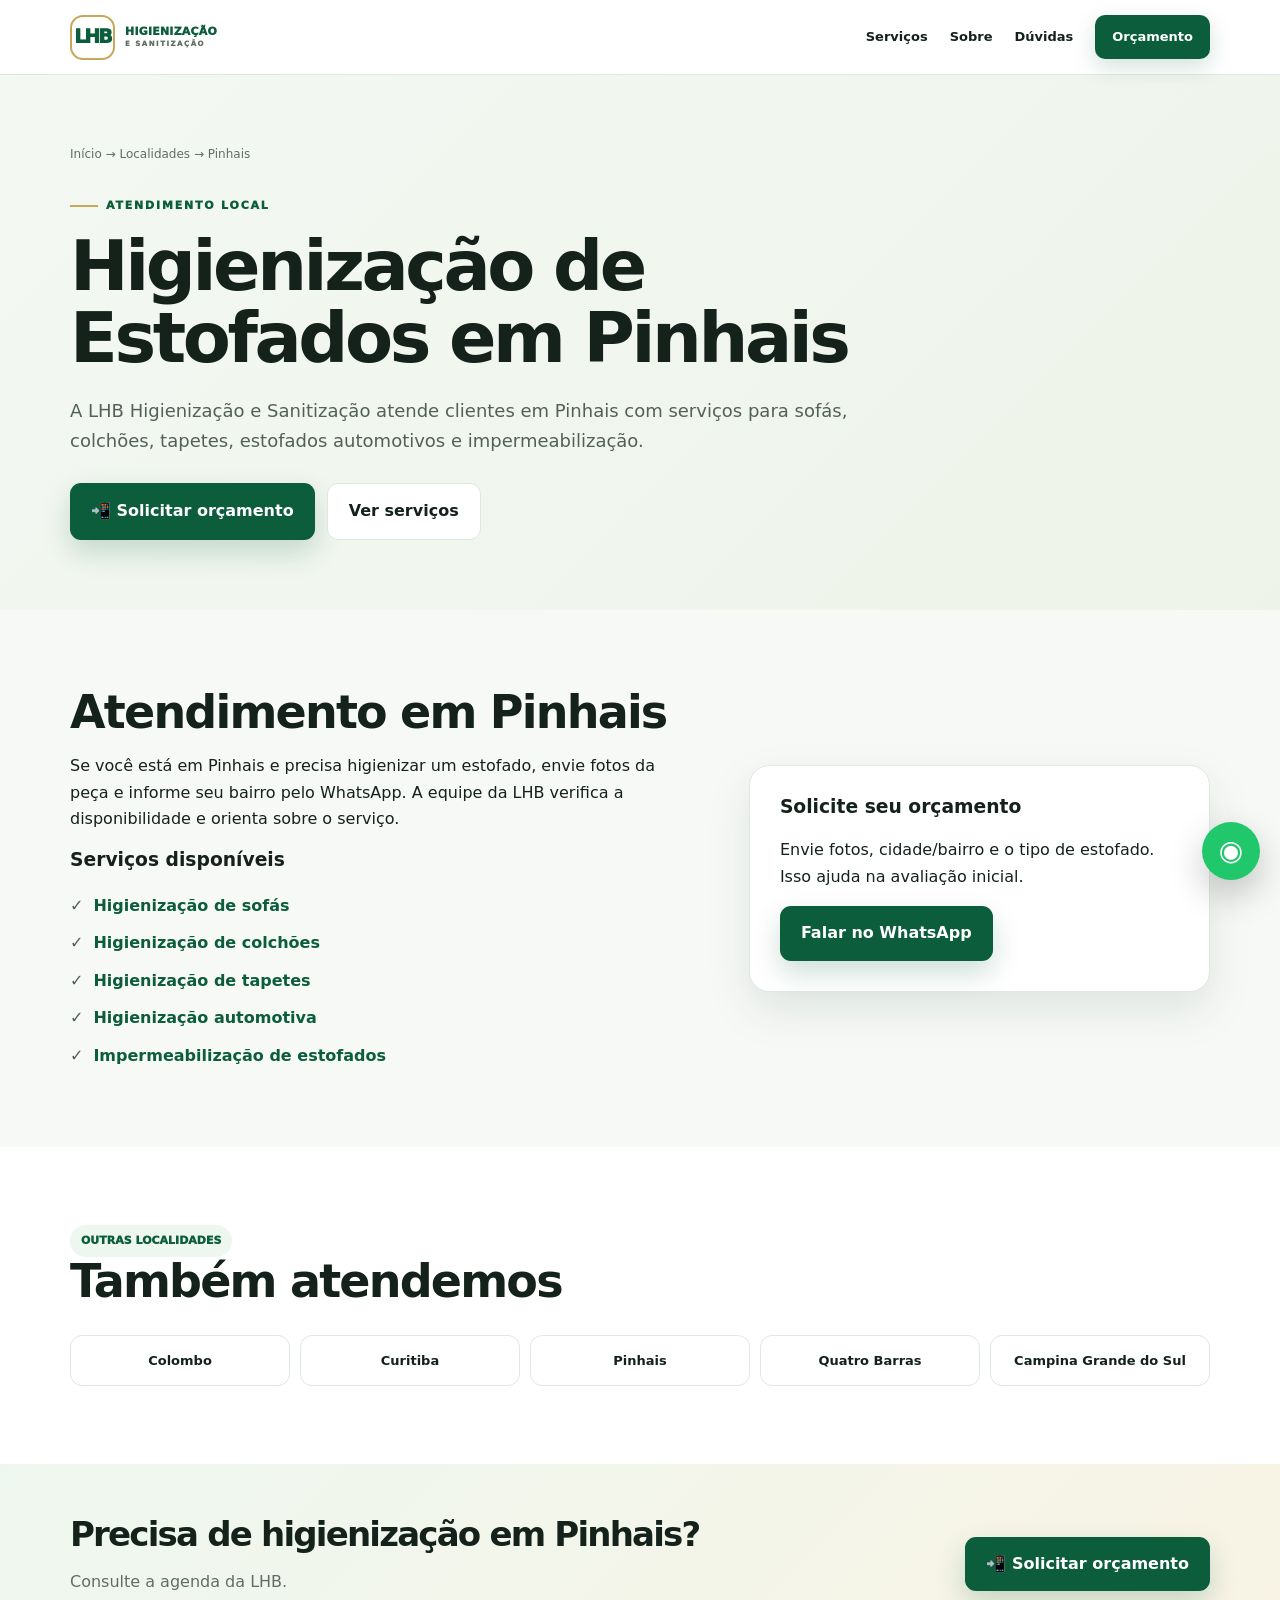
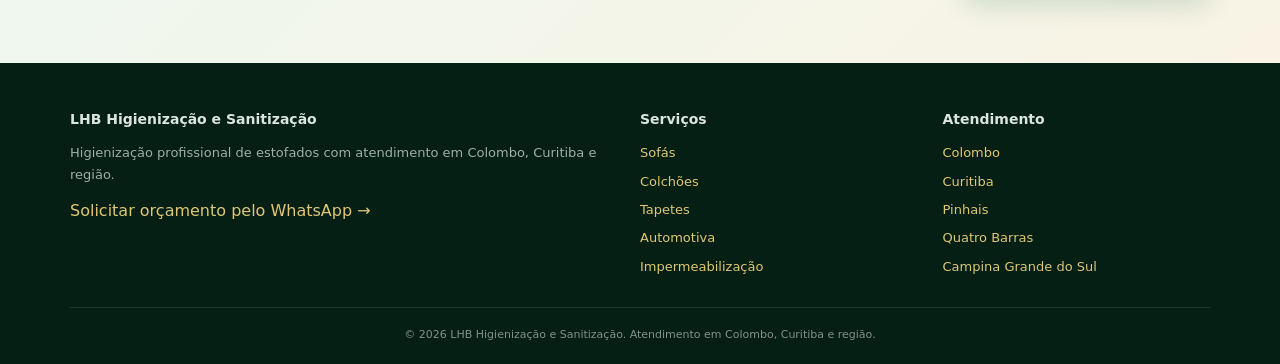
<file: local/pinhais-pr.html>
<!doctype html>
<html lang="pt-BR">
<head>
<meta charset="utf-8">
<meta name="viewport" content="width=device-width,initial-scale=1">
<title>Higienização de estofados em Pinhais, Paraná | LHB Higienização</title>
<meta name="description" content="Higienização de estofados em Pinhais, Paraná">
<meta name="robots" content="index,follow,max-image-preview:large">
<link rel="canonical" href="https://lhb-higienizacao.github.io/local/pinhais-pr.html">
<meta property="og:title" content="Higienização de estofados em Pinhais, Paraná | LHB Higienização">
<meta property="og:description" content="Higienização de estofados em Pinhais, Paraná">
<meta property="og:url" content="https://lhb-higienizacao.github.io/local/pinhais-pr.html">
<meta property="og:type" content="website">
<meta name="theme-color" content="#0b5d3b">
<link rel="stylesheet" href="/style.css">
<script type="application/ld+json">{"@context": "https://schema.org", "@type": "LocalBusiness", "name": "LHB Higienização e Sanitização", "url": "https://lhb-higienizacao.github.io/", "telephone": "+55 41 99924-7885", "areaServed": ["Colombo, PR", "Curitiba, PR", "Pinhais, PR", "Quatro Barras, PR", "Campina Grande do Sul, PR"], "serviceType": "Higienização de estofados", "description": "Higienização de estofados em Pinhais, Paraná", "address": {"@type": "PostalAddress", "addressLocality": "Pinhais", "addressRegion": "PR", "addressCountry": "BR"}}</script>
</head><body><header class="header"><div class="container nav">
<a class="logo" href="/"><span class="logo-mark">LHB</span><span class="logo-text">HIGIENIZAÇÃO<small>E SANITIZAÇÃO</small></span></a>
<nav><a href="/#servicos">Serviços</a><a href="/#sobre">Sobre</a><a href="/#faq">Dúvidas</a><a class="navcta" href="https://wa.me/5541999247885?text=Ol%C3%A1%21%20Vim%20pelo%20site%20da%20LHB%20e%20quero%20um%20or%C3%A7amento." target="_blank" rel="noopener">Orçamento</a></nav>
</div></header>
<main>
<section class="service-hero"><div class="container">
<div class="crumb"><a href="/">Início</a> → Localidades → Pinhais</div>
<span class="eyebrow">ATENDIMENTO LOCAL</span><h1>Higienização de Estofados em Pinhais</h1>
<p class="lead">A LHB Higienização e Sanitização atende clientes em Pinhais com serviços para sofás, colchões, tapetes, estofados automotivos e impermeabilização.</p>
<div class="buttons"><a class="btn primary" href="https://wa.me/5541999247885?text=Ol%C3%A1%21%20Vim%20pelo%20site%20da%20LHB%20e%20quero%20um%20or%C3%A7amento." target="_blank" rel="noopener">📲 Solicitar orçamento</a><a class="btn secondary" href="/#servicos">Ver serviços</a></div>
</div></section>
<section class="section"><div class="container two"><div><h2>Atendimento em Pinhais</h2><p>Se você está em Pinhais e precisa higienizar um estofado, envie fotos da peça e informe seu bairro pelo WhatsApp. A equipe da LHB verifica a disponibilidade e orienta sobre o serviço.</p><h3>Serviços disponíveis</h3><div class="checks">
<div class="check">✓ <span><strong>Higienização de sofás</strong></span></div>
<div class="check">✓ <span><strong>Higienização de colchões</strong></span></div>
<div class="check">✓ <span><strong>Higienização de tapetes</strong></span></div>
<div class="check">✓ <span><strong>Higienização automotiva</strong></span></div>
<div class="check">✓ <span><strong>Impermeabilização de estofados</strong></span></div>
</div></div>
<div class="localbox"><h3>Solicite seu orçamento</h3><p>Envie fotos, cidade/bairro e o tipo de estofado. Isso ajuda na avaliação inicial.</p><a class="btn primary" href="https://wa.me/5541999247885?text=Ol%C3%A1%21%20Vim%20pelo%20site%20da%20LHB%20e%20quero%20um%20or%C3%A7amento." target="_blank" rel="noopener">Falar no WhatsApp</a></div></div></section>
<section class="section alt"><div class="container"><div class="section-head"><span class="badge">OUTRAS LOCALIDADES</span><h2>Também atendemos</h2></div><div class="area-grid">
<a class="area" href="/local/colombo-pr.html">Colombo</a><a class="area" href="/local/curitiba-pr.html">Curitiba</a><a class="area" href="/local/pinhais-pr.html">Pinhais</a><a class="area" href="/local/quatro-barras-pr.html">Quatro Barras</a><a class="area" href="/local/campina-grande-do-sul-pr.html">Campina Grande do Sul</a>
</div></div></section>
<section class="cta"><div class="container cta-box"><div><h2>Precisa de higienização em Pinhais?</h2><p>Consulte a agenda da LHB.</p></div><a class="btn primary" href="https://wa.me/5541999247885?text=Ol%C3%A1%21%20Vim%20pelo%20site%20da%20LHB%20e%20quero%20um%20or%C3%A7amento." target="_blank" rel="noopener">📲 Solicitar orçamento</a></div></section>
</main><footer><div class="container foot">
<div><h3>LHB Higienização e Sanitização</h3><p>Higienização profissional de estofados com atendimento em Colombo, Curitiba e região.</p><a href="https://wa.me/5541999247885?text=Ol%C3%A1%21%20Vim%20pelo%20site%20da%20LHB%20e%20quero%20um%20or%C3%A7amento." target="_blank" rel="noopener">Solicitar orçamento pelo WhatsApp →</a></div>
<div><h3>Serviços</h3><ul><li><a href="/servicos/sofas.html">Sofás</a></li><li><a href="/servicos/colchoes.html">Colchões</a></li><li><a href="/servicos/tapetes.html">Tapetes</a></li><li><a href="/servicos/automotiva.html">Automotiva</a></li><li><a href="/servicos/impermeabilizacao.html">Impermeabilização</a></li></ul></div>
<div><h3>Atendimento</h3><ul><li><a href="/local/colombo-pr.html">Colombo</a></li><li><a href="/local/curitiba-pr.html">Curitiba</a></li><li><a href="/local/pinhais-pr.html">Pinhais</a></li><li><a href="/local/quatro-barras-pr.html">Quatro Barras</a></li><li><a href="/local/campina-grande-do-sul-pr.html">Campina Grande do Sul</a></li></ul></div>
</div><div class="container copy">© 2026 LHB Higienização e Sanitização. Atendimento em Colombo, Curitiba e região.</div></footer><a class="wa" href="https://wa.me/5541999247885?text=Ol%C3%A1%21%20Vim%20pelo%20site%20da%20LHB%20e%20quero%20um%20or%C3%A7amento." target="_blank" rel="noopener" aria-label="Falar com a LHB pelo WhatsApp">◉</a></body></html>
</file>
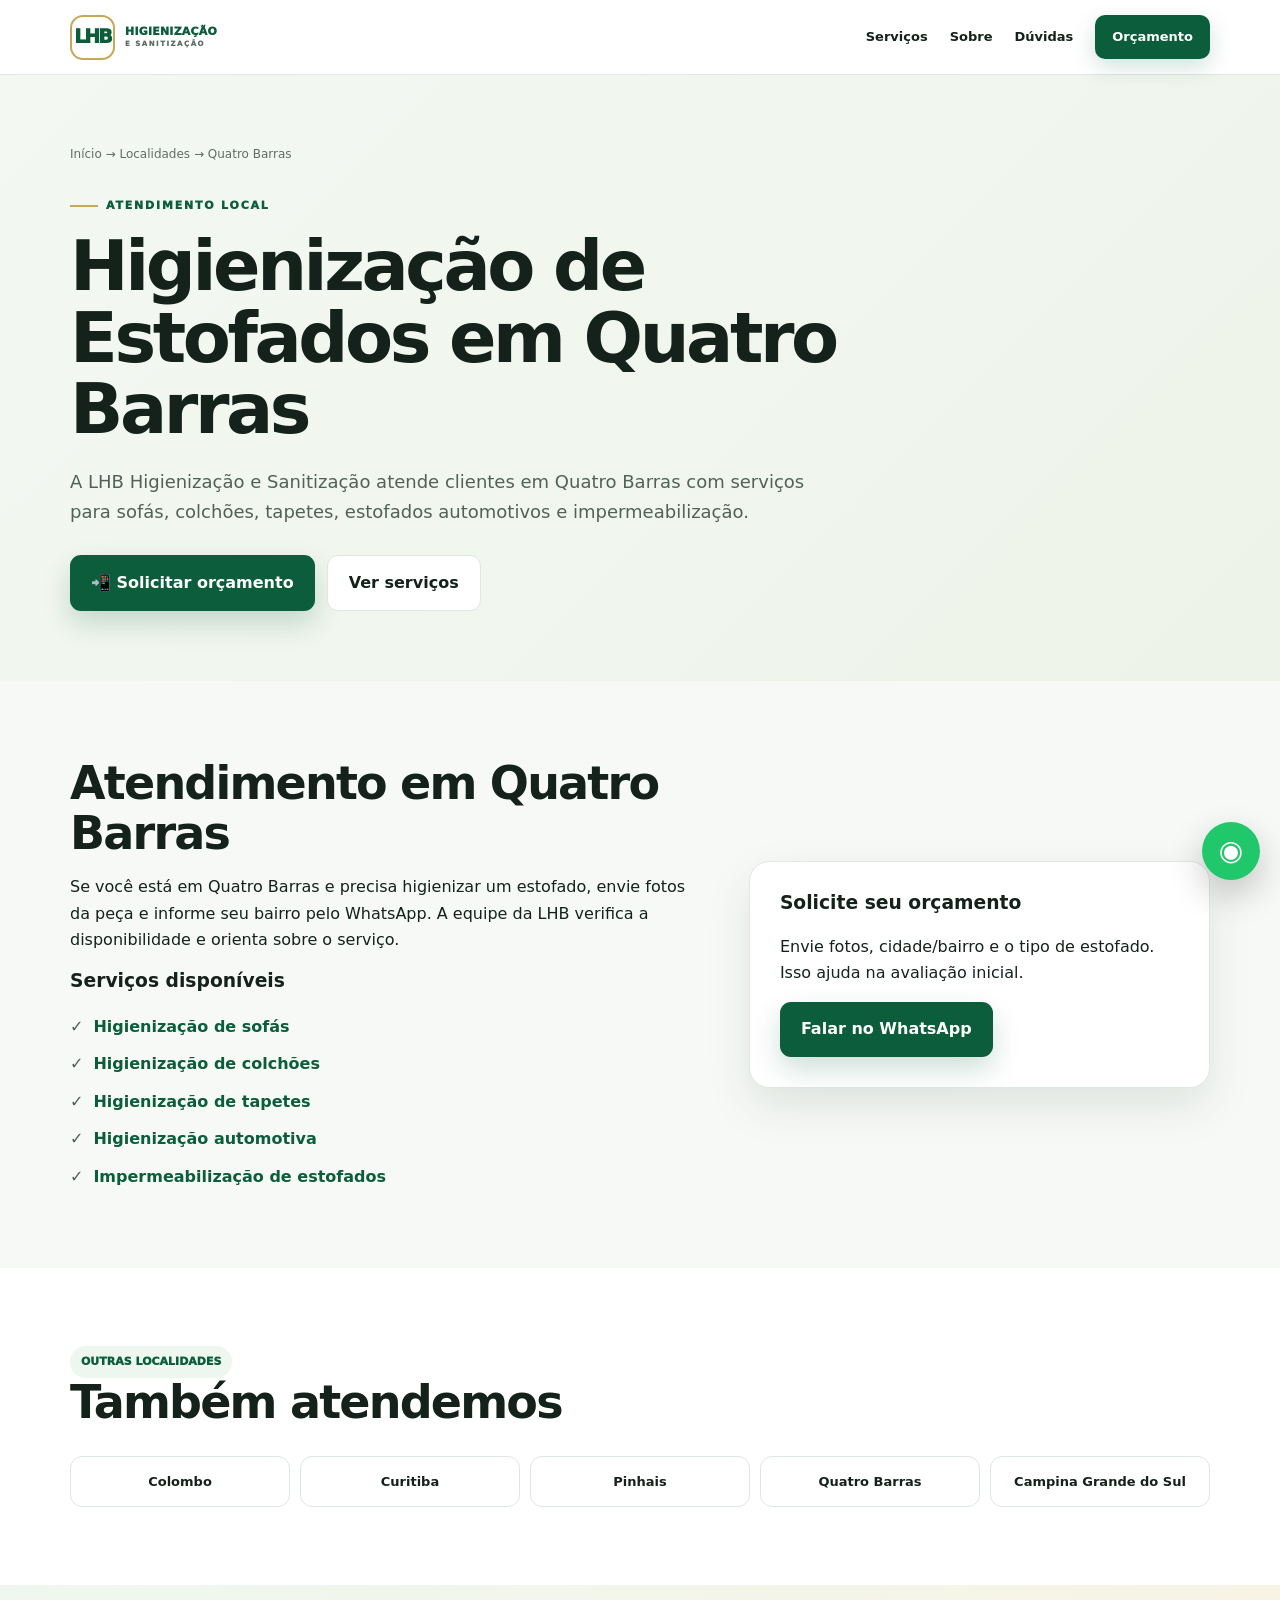
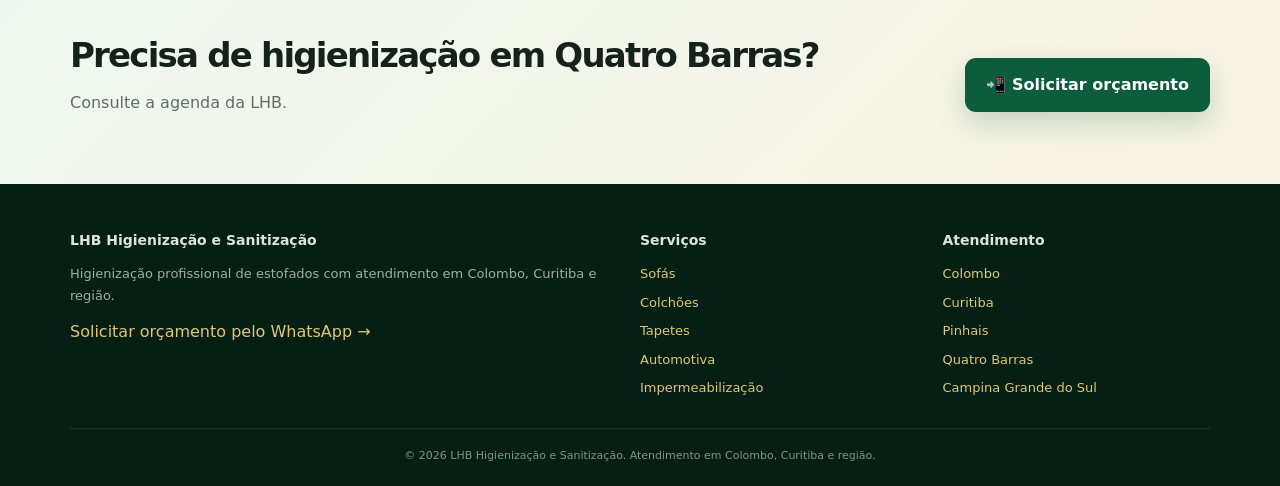
<file: local/quatro-barras-pr.html>
<!doctype html>
<html lang="pt-BR">
<head>
<meta charset="utf-8">
<meta name="viewport" content="width=device-width,initial-scale=1">
<title>Higienização de estofados em Quatro Barras, Paraná | LHB Higienização</title>
<meta name="description" content="Higienização de estofados em Quatro Barras, Paraná">
<meta name="robots" content="index,follow,max-image-preview:large">
<link rel="canonical" href="https://lhb-higienizacao.github.io/local/quatro-barras-pr.html">
<meta property="og:title" content="Higienização de estofados em Quatro Barras, Paraná | LHB Higienização">
<meta property="og:description" content="Higienização de estofados em Quatro Barras, Paraná">
<meta property="og:url" content="https://lhb-higienizacao.github.io/local/quatro-barras-pr.html">
<meta property="og:type" content="website">
<meta name="theme-color" content="#0b5d3b">
<link rel="stylesheet" href="/style.css">
<script type="application/ld+json">{"@context": "https://schema.org", "@type": "LocalBusiness", "name": "LHB Higienização e Sanitização", "url": "https://lhb-higienizacao.github.io/", "telephone": "+55 41 99924-7885", "areaServed": ["Colombo, PR", "Curitiba, PR", "Pinhais, PR", "Quatro Barras, PR", "Campina Grande do Sul, PR"], "serviceType": "Higienização de estofados", "description": "Higienização de estofados em Quatro Barras, Paraná", "address": {"@type": "PostalAddress", "addressLocality": "Quatro Barras", "addressRegion": "PR", "addressCountry": "BR"}}</script>
</head><body><header class="header"><div class="container nav">
<a class="logo" href="/"><span class="logo-mark">LHB</span><span class="logo-text">HIGIENIZAÇÃO<small>E SANITIZAÇÃO</small></span></a>
<nav><a href="/#servicos">Serviços</a><a href="/#sobre">Sobre</a><a href="/#faq">Dúvidas</a><a class="navcta" href="https://wa.me/5541999247885?text=Ol%C3%A1%21%20Vim%20pelo%20site%20da%20LHB%20e%20quero%20um%20or%C3%A7amento." target="_blank" rel="noopener">Orçamento</a></nav>
</div></header>
<main>
<section class="service-hero"><div class="container">
<div class="crumb"><a href="/">Início</a> → Localidades → Quatro Barras</div>
<span class="eyebrow">ATENDIMENTO LOCAL</span><h1>Higienização de Estofados em Quatro Barras</h1>
<p class="lead">A LHB Higienização e Sanitização atende clientes em Quatro Barras com serviços para sofás, colchões, tapetes, estofados automotivos e impermeabilização.</p>
<div class="buttons"><a class="btn primary" href="https://wa.me/5541999247885?text=Ol%C3%A1%21%20Vim%20pelo%20site%20da%20LHB%20e%20quero%20um%20or%C3%A7amento." target="_blank" rel="noopener">📲 Solicitar orçamento</a><a class="btn secondary" href="/#servicos">Ver serviços</a></div>
</div></section>
<section class="section"><div class="container two"><div><h2>Atendimento em Quatro Barras</h2><p>Se você está em Quatro Barras e precisa higienizar um estofado, envie fotos da peça e informe seu bairro pelo WhatsApp. A equipe da LHB verifica a disponibilidade e orienta sobre o serviço.</p><h3>Serviços disponíveis</h3><div class="checks">
<div class="check">✓ <span><strong>Higienização de sofás</strong></span></div>
<div class="check">✓ <span><strong>Higienização de colchões</strong></span></div>
<div class="check">✓ <span><strong>Higienização de tapetes</strong></span></div>
<div class="check">✓ <span><strong>Higienização automotiva</strong></span></div>
<div class="check">✓ <span><strong>Impermeabilização de estofados</strong></span></div>
</div></div>
<div class="localbox"><h3>Solicite seu orçamento</h3><p>Envie fotos, cidade/bairro e o tipo de estofado. Isso ajuda na avaliação inicial.</p><a class="btn primary" href="https://wa.me/5541999247885?text=Ol%C3%A1%21%20Vim%20pelo%20site%20da%20LHB%20e%20quero%20um%20or%C3%A7amento." target="_blank" rel="noopener">Falar no WhatsApp</a></div></div></section>
<section class="section alt"><div class="container"><div class="section-head"><span class="badge">OUTRAS LOCALIDADES</span><h2>Também atendemos</h2></div><div class="area-grid">
<a class="area" href="/local/colombo-pr.html">Colombo</a><a class="area" href="/local/curitiba-pr.html">Curitiba</a><a class="area" href="/local/pinhais-pr.html">Pinhais</a><a class="area" href="/local/quatro-barras-pr.html">Quatro Barras</a><a class="area" href="/local/campina-grande-do-sul-pr.html">Campina Grande do Sul</a>
</div></div></section>
<section class="cta"><div class="container cta-box"><div><h2>Precisa de higienização em Quatro Barras?</h2><p>Consulte a agenda da LHB.</p></div><a class="btn primary" href="https://wa.me/5541999247885?text=Ol%C3%A1%21%20Vim%20pelo%20site%20da%20LHB%20e%20quero%20um%20or%C3%A7amento." target="_blank" rel="noopener">📲 Solicitar orçamento</a></div></section>
</main><footer><div class="container foot">
<div><h3>LHB Higienização e Sanitização</h3><p>Higienização profissional de estofados com atendimento em Colombo, Curitiba e região.</p><a href="https://wa.me/5541999247885?text=Ol%C3%A1%21%20Vim%20pelo%20site%20da%20LHB%20e%20quero%20um%20or%C3%A7amento." target="_blank" rel="noopener">Solicitar orçamento pelo WhatsApp →</a></div>
<div><h3>Serviços</h3><ul><li><a href="/servicos/sofas.html">Sofás</a></li><li><a href="/servicos/colchoes.html">Colchões</a></li><li><a href="/servicos/tapetes.html">Tapetes</a></li><li><a href="/servicos/automotiva.html">Automotiva</a></li><li><a href="/servicos/impermeabilizacao.html">Impermeabilização</a></li></ul></div>
<div><h3>Atendimento</h3><ul><li><a href="/local/colombo-pr.html">Colombo</a></li><li><a href="/local/curitiba-pr.html">Curitiba</a></li><li><a href="/local/pinhais-pr.html">Pinhais</a></li><li><a href="/local/quatro-barras-pr.html">Quatro Barras</a></li><li><a href="/local/campina-grande-do-sul-pr.html">Campina Grande do Sul</a></li></ul></div>
</div><div class="container copy">© 2026 LHB Higienização e Sanitização. Atendimento em Colombo, Curitiba e região.</div></footer><a class="wa" href="https://wa.me/5541999247885?text=Ol%C3%A1%21%20Vim%20pelo%20site%20da%20LHB%20e%20quero%20um%20or%C3%A7amento." target="_blank" rel="noopener" aria-label="Falar com a LHB pelo WhatsApp">◉</a></body></html>
</file>
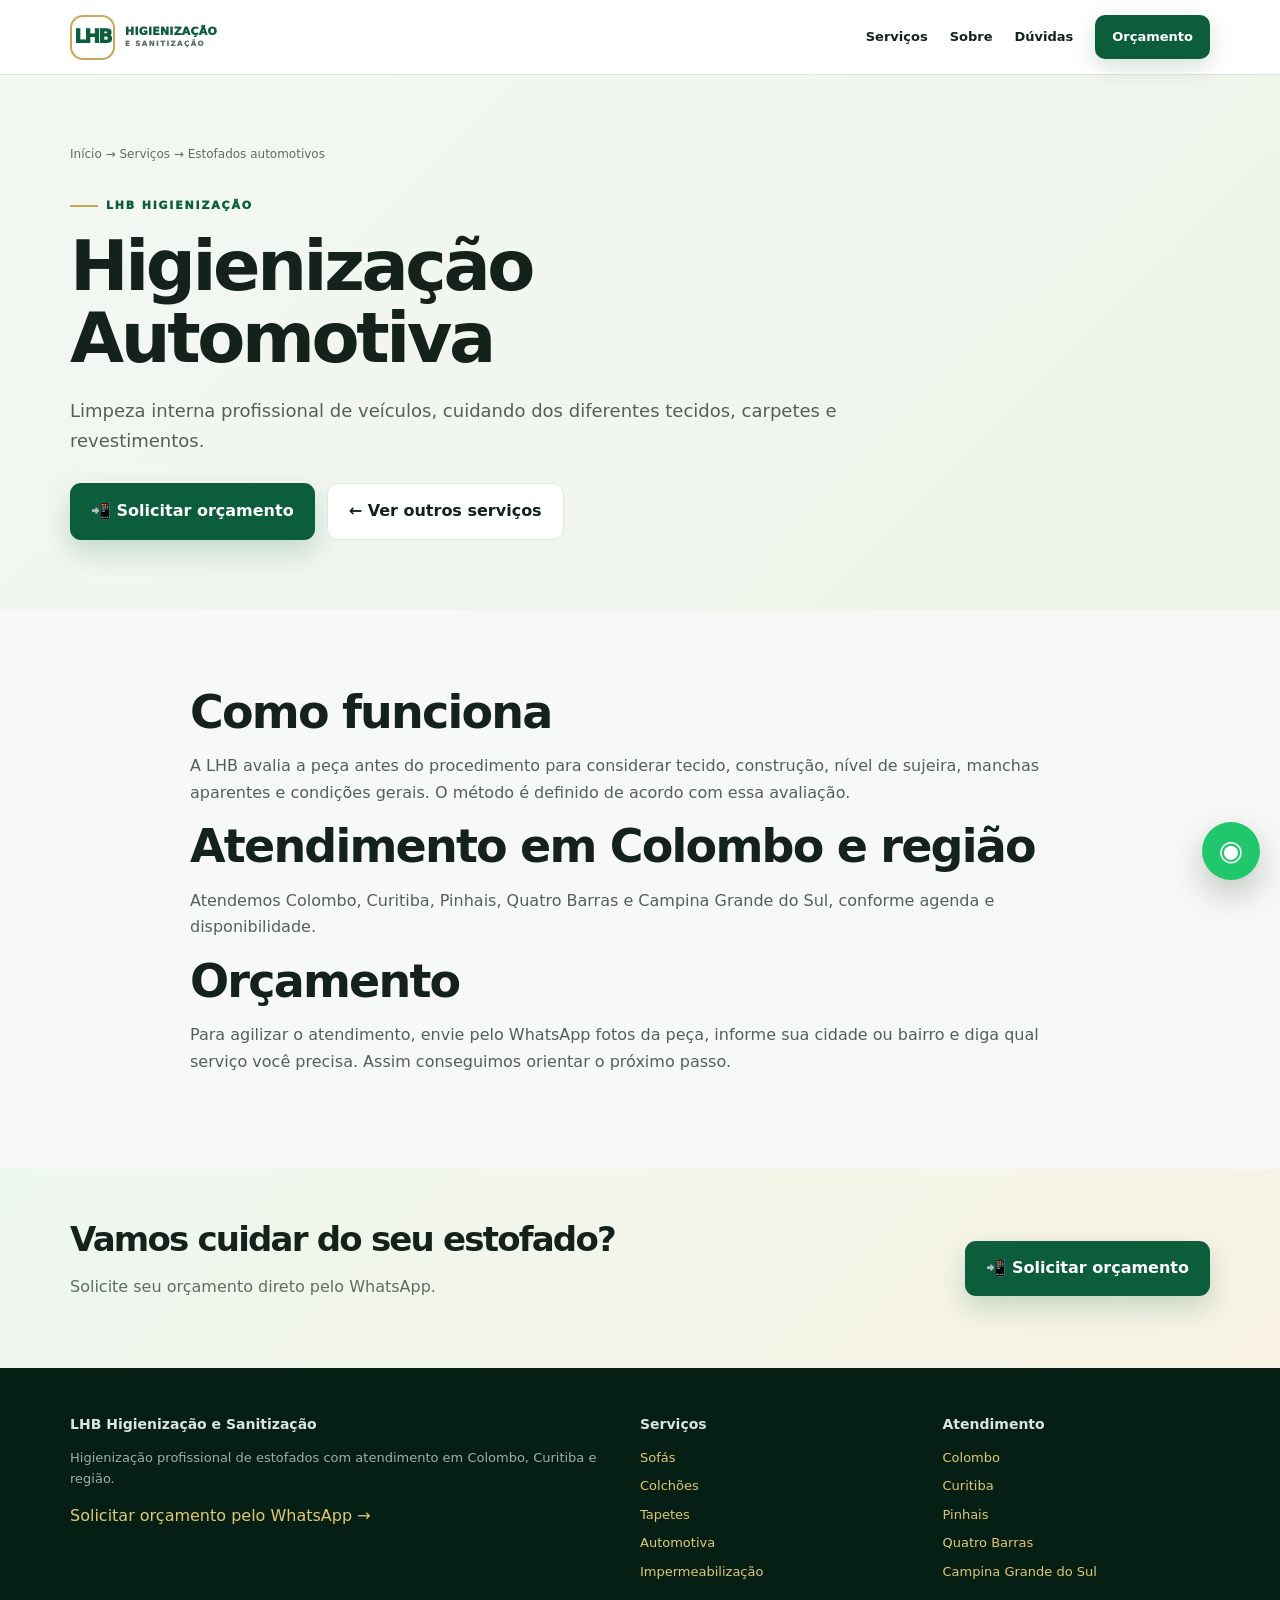
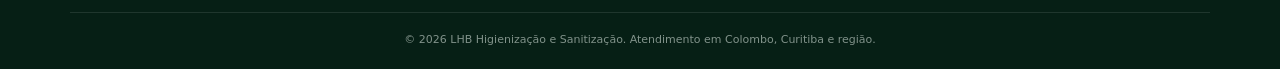
<file: servicos/automotiva.html>
<!doctype html>
<html lang="pt-BR">
<head>
<meta charset="utf-8">
<meta name="viewport" content="width=device-width,initial-scale=1">
<title>Higienização Automotiva em Colombo e Curitiba | LHB Higienização</title>
<meta name="description" content="Limpeza interna profissional de veículos, cuidando dos diferentes tecidos, carpetes e revestimentos.">
<meta name="robots" content="index,follow,max-image-preview:large">
<link rel="canonical" href="https://lhb-higienizacao.github.io/servicos/automotiva.html">
<meta property="og:title" content="Higienização Automotiva em Colombo e Curitiba | LHB Higienização">
<meta property="og:description" content="Limpeza interna profissional de veículos, cuidando dos diferentes tecidos, carpetes e revestimentos.">
<meta property="og:url" content="https://lhb-higienizacao.github.io/servicos/automotiva.html">
<meta property="og:type" content="website">
<meta name="theme-color" content="#0b5d3b">
<link rel="stylesheet" href="/style.css">
<script type="application/ld+json">{"@context": "https://schema.org", "@type": "Service", "name": "Higienização Automotiva", "url": "https://lhb-higienizacao.github.io/", "telephone": "+55 41 99924-7885", "areaServed": ["Colombo, PR", "Curitiba, PR", "Pinhais, PR", "Quatro Barras, PR", "Campina Grande do Sul, PR"], "serviceType": "Higienização de estofados", "description": "Limpeza interna profissional de veículos, cuidando dos diferentes tecidos, carpetes e revestimentos.", "provider": {"@type": "LocalBusiness", "name": "LHB Higienização e Sanitização", "url": "https://lhb-higienizacao.github.io/"}}</script>
</head><body><header class="header"><div class="container nav">
<a class="logo" href="/"><span class="logo-mark">LHB</span><span class="logo-text">HIGIENIZAÇÃO<small>E SANITIZAÇÃO</small></span></a>
<nav><a href="/#servicos">Serviços</a><a href="/#sobre">Sobre</a><a href="/#faq">Dúvidas</a><a class="navcta" href="https://wa.me/5541999247885?text=Ol%C3%A1%21%20Vim%20pelo%20site%20da%20LHB%20e%20quero%20um%20or%C3%A7amento." target="_blank" rel="noopener">Orçamento</a></nav>
</div></header>
<main>
<section class="service-hero"><div class="container">
<div class="crumb"><a href="/">Início</a> → Serviços → Estofados automotivos</div>
<span class="eyebrow">LHB HIGIENIZAÇÃO</span><h1>Higienização Automotiva</h1><p class="lead">Limpeza interna profissional de veículos, cuidando dos diferentes tecidos, carpetes e revestimentos.</p>
<div class="buttons"><a class="btn primary" href="https://wa.me/5541999247885?text=Ol%C3%A1%21%20Vim%20pelo%20site%20da%20LHB%20e%20quero%20um%20or%C3%A7amento." target="_blank" rel="noopener">📲 Solicitar orçamento</a><a class="btn secondary" href="/#servicos">← Ver outros serviços</a></div>
</div></section>
<section class="section"><div class="container article">
<h2>Como funciona</h2><p>A LHB avalia a peça antes do procedimento para considerar tecido, construção, nível de sujeira, manchas aparentes e condições gerais. O método é definido de acordo com essa avaliação.</p>
<h2>Atendimento em Colombo e região</h2><p>Atendemos Colombo, Curitiba, Pinhais, Quatro Barras e Campina Grande do Sul, conforme agenda e disponibilidade.</p>
<h2>Orçamento</h2><p>Para agilizar o atendimento, envie pelo WhatsApp fotos da peça, informe sua cidade ou bairro e diga qual serviço você precisa. Assim conseguimos orientar o próximo passo.</p>
</div></section>
<section class="cta"><div class="container cta-box"><div><h2>Vamos cuidar do seu estofado?</h2><p>Solicite seu orçamento direto pelo WhatsApp.</p></div><a class="btn primary" href="https://wa.me/5541999247885?text=Ol%C3%A1%21%20Vim%20pelo%20site%20da%20LHB%20e%20quero%20um%20or%C3%A7amento." target="_blank" rel="noopener">📲 Solicitar orçamento</a></div></section>
</main><footer><div class="container foot">
<div><h3>LHB Higienização e Sanitização</h3><p>Higienização profissional de estofados com atendimento em Colombo, Curitiba e região.</p><a href="https://wa.me/5541999247885?text=Ol%C3%A1%21%20Vim%20pelo%20site%20da%20LHB%20e%20quero%20um%20or%C3%A7amento." target="_blank" rel="noopener">Solicitar orçamento pelo WhatsApp →</a></div>
<div><h3>Serviços</h3><ul><li><a href="/servicos/sofas.html">Sofás</a></li><li><a href="/servicos/colchoes.html">Colchões</a></li><li><a href="/servicos/tapetes.html">Tapetes</a></li><li><a href="/servicos/automotiva.html">Automotiva</a></li><li><a href="/servicos/impermeabilizacao.html">Impermeabilização</a></li></ul></div>
<div><h3>Atendimento</h3><ul><li><a href="/local/colombo-pr.html">Colombo</a></li><li><a href="/local/curitiba-pr.html">Curitiba</a></li><li><a href="/local/pinhais-pr.html">Pinhais</a></li><li><a href="/local/quatro-barras-pr.html">Quatro Barras</a></li><li><a href="/local/campina-grande-do-sul-pr.html">Campina Grande do Sul</a></li></ul></div>
</div><div class="container copy">© 2026 LHB Higienização e Sanitização. Atendimento em Colombo, Curitiba e região.</div></footer><a class="wa" href="https://wa.me/5541999247885?text=Ol%C3%A1%21%20Vim%20pelo%20site%20da%20LHB%20e%20quero%20um%20or%C3%A7amento." target="_blank" rel="noopener" aria-label="Falar com a LHB pelo WhatsApp">◉</a></body></html>
</file>
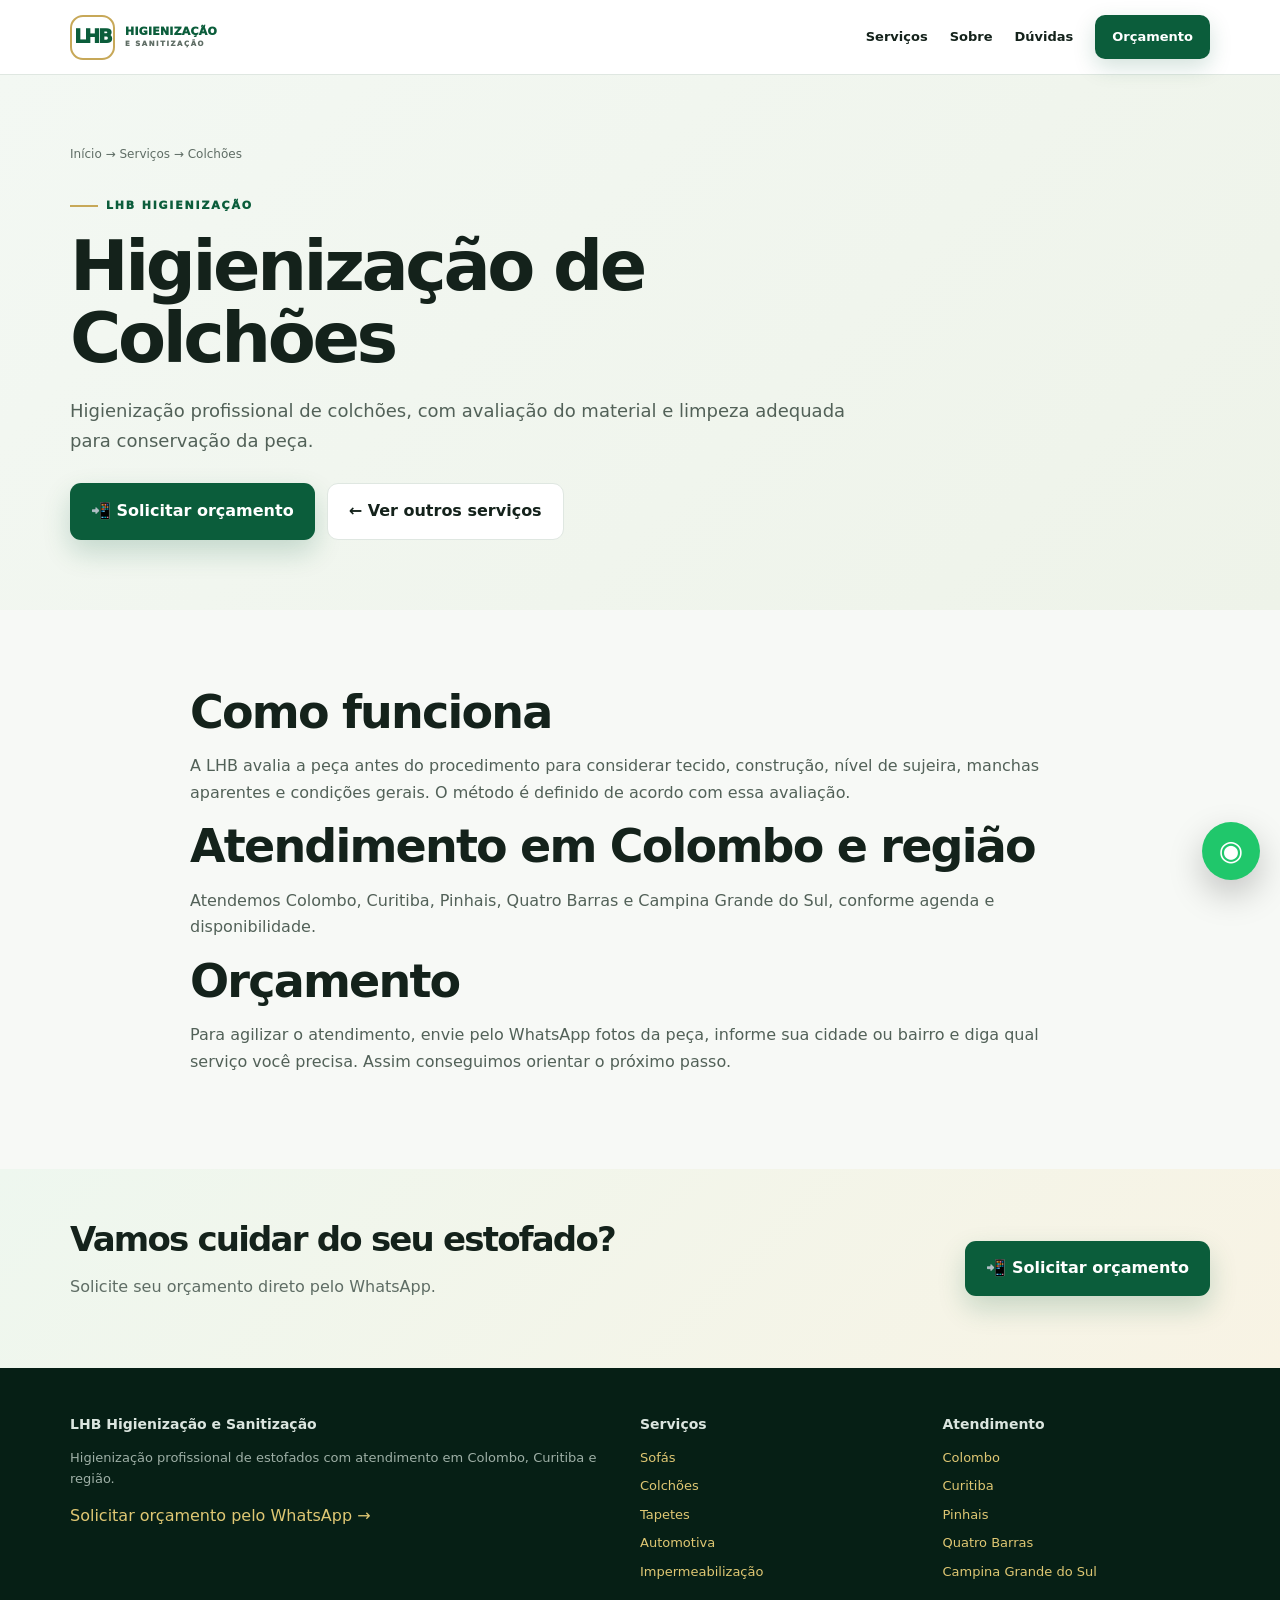
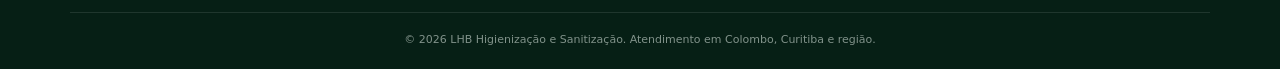
<file: servicos/colchoes.html>
<!doctype html>
<html lang="pt-BR">
<head>
<meta charset="utf-8">
<meta name="viewport" content="width=device-width,initial-scale=1">
<title>Higienização de Colchões em Colombo e Curitiba | LHB Higienização</title>
<meta name="description" content="Higienização profissional de colchões, com avaliação do material e limpeza adequada para conservação da peça.">
<meta name="robots" content="index,follow,max-image-preview:large">
<link rel="canonical" href="https://lhb-higienizacao.github.io/servicos/colchoes.html">
<meta property="og:title" content="Higienização de Colchões em Colombo e Curitiba | LHB Higienização">
<meta property="og:description" content="Higienização profissional de colchões, com avaliação do material e limpeza adequada para conservação da peça.">
<meta property="og:url" content="https://lhb-higienizacao.github.io/servicos/colchoes.html">
<meta property="og:type" content="website">
<meta name="theme-color" content="#0b5d3b">
<link rel="stylesheet" href="/style.css">
<script type="application/ld+json">{"@context": "https://schema.org", "@type": "Service", "name": "Higienização de Colchões", "url": "https://lhb-higienizacao.github.io/", "telephone": "+55 41 99924-7885", "areaServed": ["Colombo, PR", "Curitiba, PR", "Pinhais, PR", "Quatro Barras, PR", "Campina Grande do Sul, PR"], "serviceType": "Higienização de estofados", "description": "Higienização profissional de colchões, com avaliação do material e limpeza adequada para conservação da peça.", "provider": {"@type": "LocalBusiness", "name": "LHB Higienização e Sanitização", "url": "https://lhb-higienizacao.github.io/"}}</script>
</head><body><header class="header"><div class="container nav">
<a class="logo" href="/"><span class="logo-mark">LHB</span><span class="logo-text">HIGIENIZAÇÃO<small>E SANITIZAÇÃO</small></span></a>
<nav><a href="/#servicos">Serviços</a><a href="/#sobre">Sobre</a><a href="/#faq">Dúvidas</a><a class="navcta" href="https://wa.me/5541999247885?text=Ol%C3%A1%21%20Vim%20pelo%20site%20da%20LHB%20e%20quero%20um%20or%C3%A7amento." target="_blank" rel="noopener">Orçamento</a></nav>
</div></header>
<main>
<section class="service-hero"><div class="container">
<div class="crumb"><a href="/">Início</a> → Serviços → Colchões</div>
<span class="eyebrow">LHB HIGIENIZAÇÃO</span><h1>Higienização de Colchões</h1><p class="lead">Higienização profissional de colchões, com avaliação do material e limpeza adequada para conservação da peça.</p>
<div class="buttons"><a class="btn primary" href="https://wa.me/5541999247885?text=Ol%C3%A1%21%20Vim%20pelo%20site%20da%20LHB%20e%20quero%20um%20or%C3%A7amento." target="_blank" rel="noopener">📲 Solicitar orçamento</a><a class="btn secondary" href="/#servicos">← Ver outros serviços</a></div>
</div></section>
<section class="section"><div class="container article">
<h2>Como funciona</h2><p>A LHB avalia a peça antes do procedimento para considerar tecido, construção, nível de sujeira, manchas aparentes e condições gerais. O método é definido de acordo com essa avaliação.</p>
<h2>Atendimento em Colombo e região</h2><p>Atendemos Colombo, Curitiba, Pinhais, Quatro Barras e Campina Grande do Sul, conforme agenda e disponibilidade.</p>
<h2>Orçamento</h2><p>Para agilizar o atendimento, envie pelo WhatsApp fotos da peça, informe sua cidade ou bairro e diga qual serviço você precisa. Assim conseguimos orientar o próximo passo.</p>
</div></section>
<section class="cta"><div class="container cta-box"><div><h2>Vamos cuidar do seu estofado?</h2><p>Solicite seu orçamento direto pelo WhatsApp.</p></div><a class="btn primary" href="https://wa.me/5541999247885?text=Ol%C3%A1%21%20Vim%20pelo%20site%20da%20LHB%20e%20quero%20um%20or%C3%A7amento." target="_blank" rel="noopener">📲 Solicitar orçamento</a></div></section>
</main><footer><div class="container foot">
<div><h3>LHB Higienização e Sanitização</h3><p>Higienização profissional de estofados com atendimento em Colombo, Curitiba e região.</p><a href="https://wa.me/5541999247885?text=Ol%C3%A1%21%20Vim%20pelo%20site%20da%20LHB%20e%20quero%20um%20or%C3%A7amento." target="_blank" rel="noopener">Solicitar orçamento pelo WhatsApp →</a></div>
<div><h3>Serviços</h3><ul><li><a href="/servicos/sofas.html">Sofás</a></li><li><a href="/servicos/colchoes.html">Colchões</a></li><li><a href="/servicos/tapetes.html">Tapetes</a></li><li><a href="/servicos/automotiva.html">Automotiva</a></li><li><a href="/servicos/impermeabilizacao.html">Impermeabilização</a></li></ul></div>
<div><h3>Atendimento</h3><ul><li><a href="/local/colombo-pr.html">Colombo</a></li><li><a href="/local/curitiba-pr.html">Curitiba</a></li><li><a href="/local/pinhais-pr.html">Pinhais</a></li><li><a href="/local/quatro-barras-pr.html">Quatro Barras</a></li><li><a href="/local/campina-grande-do-sul-pr.html">Campina Grande do Sul</a></li></ul></div>
</div><div class="container copy">© 2026 LHB Higienização e Sanitização. Atendimento em Colombo, Curitiba e região.</div></footer><a class="wa" href="https://wa.me/5541999247885?text=Ol%C3%A1%21%20Vim%20pelo%20site%20da%20LHB%20e%20quero%20um%20or%C3%A7amento." target="_blank" rel="noopener" aria-label="Falar com a LHB pelo WhatsApp">◉</a></body></html>
</file>
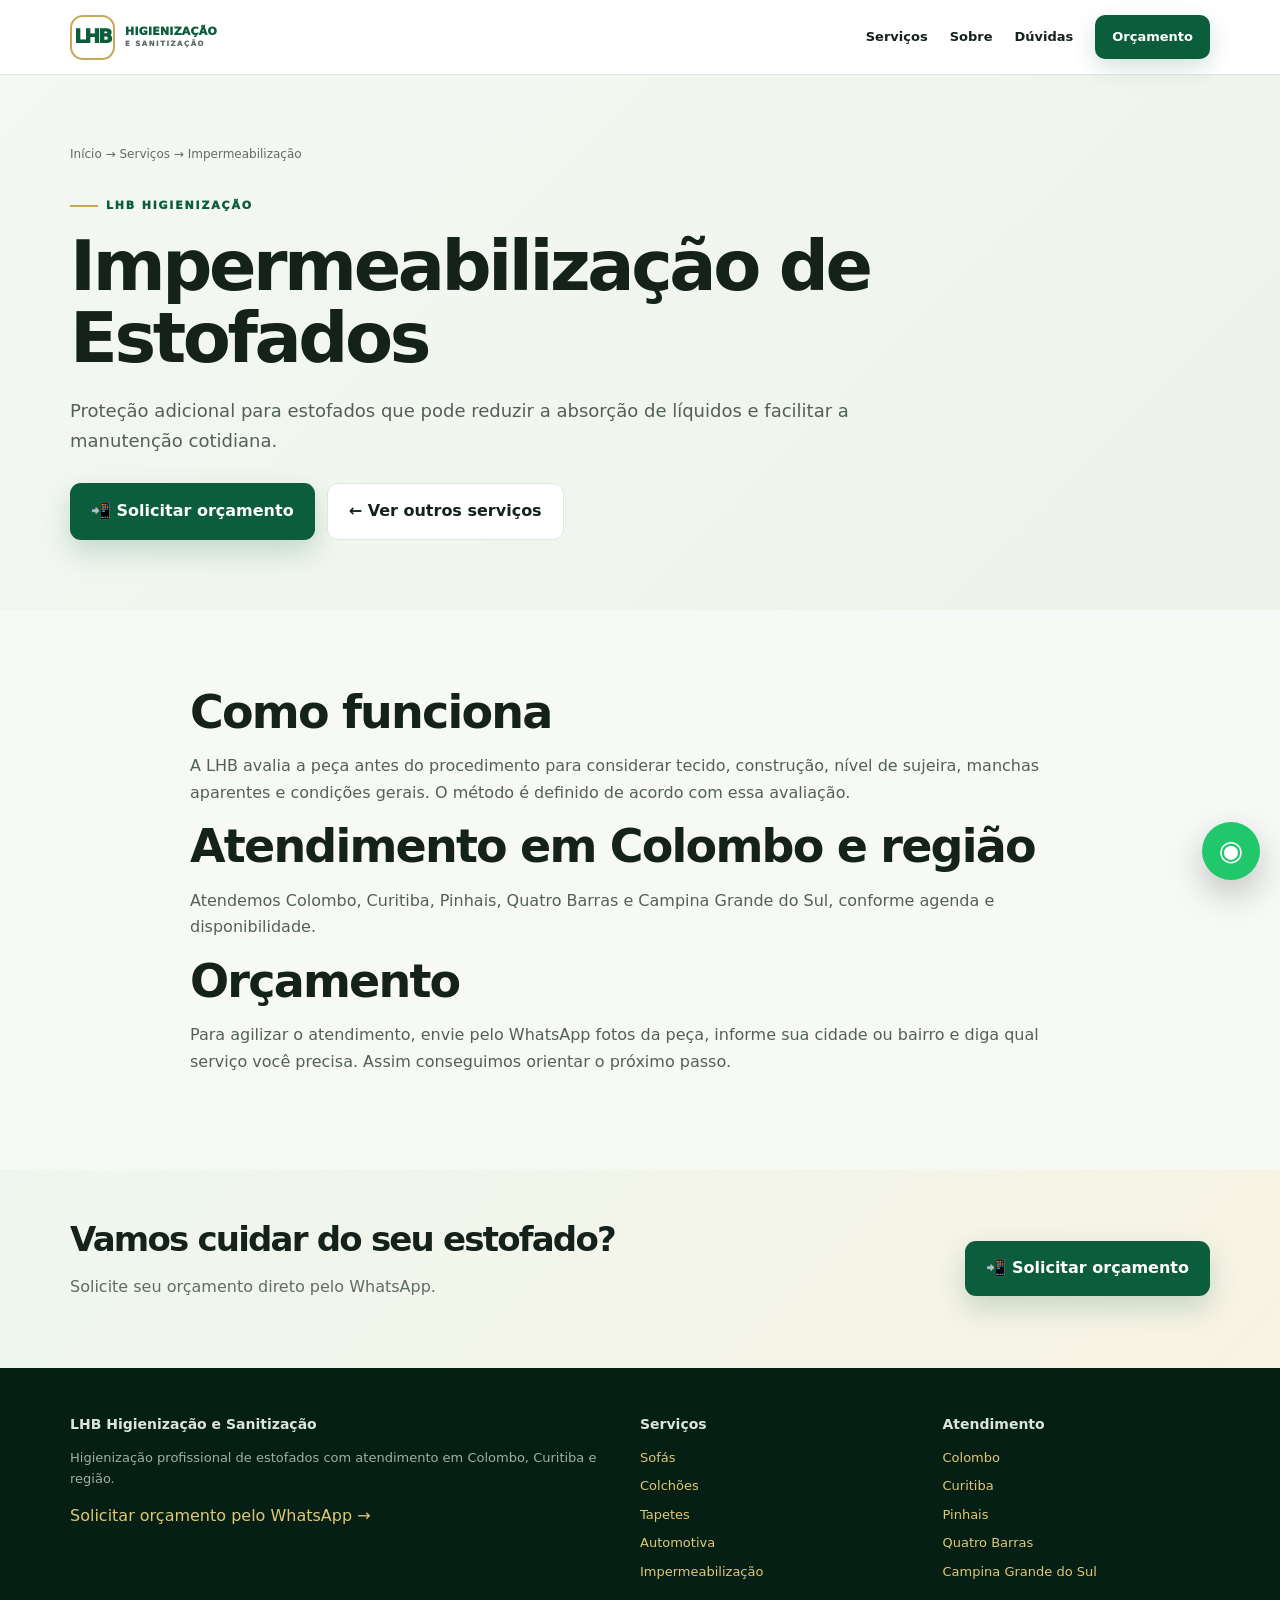
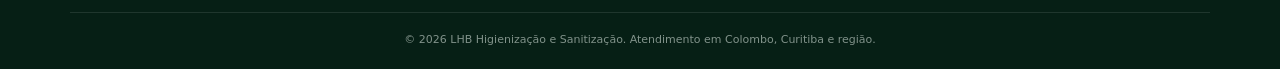
<file: servicos/impermeabilizacao.html>
<!doctype html>
<html lang="pt-BR">
<head>
<meta charset="utf-8">
<meta name="viewport" content="width=device-width,initial-scale=1">
<title>Impermeabilização de Estofados em Colombo e Curitiba | LHB Higienização</title>
<meta name="description" content="Proteção adicional para estofados que pode reduzir a absorção de líquidos e facilitar a manutenção cotidiana.">
<meta name="robots" content="index,follow,max-image-preview:large">
<link rel="canonical" href="https://lhb-higienizacao.github.io/servicos/impermeabilizacao.html">
<meta property="og:title" content="Impermeabilização de Estofados em Colombo e Curitiba | LHB Higienização">
<meta property="og:description" content="Proteção adicional para estofados que pode reduzir a absorção de líquidos e facilitar a manutenção cotidiana.">
<meta property="og:url" content="https://lhb-higienizacao.github.io/servicos/impermeabilizacao.html">
<meta property="og:type" content="website">
<meta name="theme-color" content="#0b5d3b">
<link rel="stylesheet" href="/style.css">
<script type="application/ld+json">{"@context": "https://schema.org", "@type": "Service", "name": "Impermeabilização de Estofados", "url": "https://lhb-higienizacao.github.io/", "telephone": "+55 41 99924-7885", "areaServed": ["Colombo, PR", "Curitiba, PR", "Pinhais, PR", "Quatro Barras, PR", "Campina Grande do Sul, PR"], "serviceType": "Higienização de estofados", "description": "Proteção adicional para estofados que pode reduzir a absorção de líquidos e facilitar a manutenção cotidiana.", "provider": {"@type": "LocalBusiness", "name": "LHB Higienização e Sanitização", "url": "https://lhb-higienizacao.github.io/"}}</script>
</head><body><header class="header"><div class="container nav">
<a class="logo" href="/"><span class="logo-mark">LHB</span><span class="logo-text">HIGIENIZAÇÃO<small>E SANITIZAÇÃO</small></span></a>
<nav><a href="/#servicos">Serviços</a><a href="/#sobre">Sobre</a><a href="/#faq">Dúvidas</a><a class="navcta" href="https://wa.me/5541999247885?text=Ol%C3%A1%21%20Vim%20pelo%20site%20da%20LHB%20e%20quero%20um%20or%C3%A7amento." target="_blank" rel="noopener">Orçamento</a></nav>
</div></header>
<main>
<section class="service-hero"><div class="container">
<div class="crumb"><a href="/">Início</a> → Serviços → Impermeabilização</div>
<span class="eyebrow">LHB HIGIENIZAÇÃO</span><h1>Impermeabilização de Estofados</h1><p class="lead">Proteção adicional para estofados que pode reduzir a absorção de líquidos e facilitar a manutenção cotidiana.</p>
<div class="buttons"><a class="btn primary" href="https://wa.me/5541999247885?text=Ol%C3%A1%21%20Vim%20pelo%20site%20da%20LHB%20e%20quero%20um%20or%C3%A7amento." target="_blank" rel="noopener">📲 Solicitar orçamento</a><a class="btn secondary" href="/#servicos">← Ver outros serviços</a></div>
</div></section>
<section class="section"><div class="container article">
<h2>Como funciona</h2><p>A LHB avalia a peça antes do procedimento para considerar tecido, construção, nível de sujeira, manchas aparentes e condições gerais. O método é definido de acordo com essa avaliação.</p>
<h2>Atendimento em Colombo e região</h2><p>Atendemos Colombo, Curitiba, Pinhais, Quatro Barras e Campina Grande do Sul, conforme agenda e disponibilidade.</p>
<h2>Orçamento</h2><p>Para agilizar o atendimento, envie pelo WhatsApp fotos da peça, informe sua cidade ou bairro e diga qual serviço você precisa. Assim conseguimos orientar o próximo passo.</p>
</div></section>
<section class="cta"><div class="container cta-box"><div><h2>Vamos cuidar do seu estofado?</h2><p>Solicite seu orçamento direto pelo WhatsApp.</p></div><a class="btn primary" href="https://wa.me/5541999247885?text=Ol%C3%A1%21%20Vim%20pelo%20site%20da%20LHB%20e%20quero%20um%20or%C3%A7amento." target="_blank" rel="noopener">📲 Solicitar orçamento</a></div></section>
</main><footer><div class="container foot">
<div><h3>LHB Higienização e Sanitização</h3><p>Higienização profissional de estofados com atendimento em Colombo, Curitiba e região.</p><a href="https://wa.me/5541999247885?text=Ol%C3%A1%21%20Vim%20pelo%20site%20da%20LHB%20e%20quero%20um%20or%C3%A7amento." target="_blank" rel="noopener">Solicitar orçamento pelo WhatsApp →</a></div>
<div><h3>Serviços</h3><ul><li><a href="/servicos/sofas.html">Sofás</a></li><li><a href="/servicos/colchoes.html">Colchões</a></li><li><a href="/servicos/tapetes.html">Tapetes</a></li><li><a href="/servicos/automotiva.html">Automotiva</a></li><li><a href="/servicos/impermeabilizacao.html">Impermeabilização</a></li></ul></div>
<div><h3>Atendimento</h3><ul><li><a href="/local/colombo-pr.html">Colombo</a></li><li><a href="/local/curitiba-pr.html">Curitiba</a></li><li><a href="/local/pinhais-pr.html">Pinhais</a></li><li><a href="/local/quatro-barras-pr.html">Quatro Barras</a></li><li><a href="/local/campina-grande-do-sul-pr.html">Campina Grande do Sul</a></li></ul></div>
</div><div class="container copy">© 2026 LHB Higienização e Sanitização. Atendimento em Colombo, Curitiba e região.</div></footer><a class="wa" href="https://wa.me/5541999247885?text=Ol%C3%A1%21%20Vim%20pelo%20site%20da%20LHB%20e%20quero%20um%20or%C3%A7amento." target="_blank" rel="noopener" aria-label="Falar com a LHB pelo WhatsApp">◉</a></body></html>
</file>
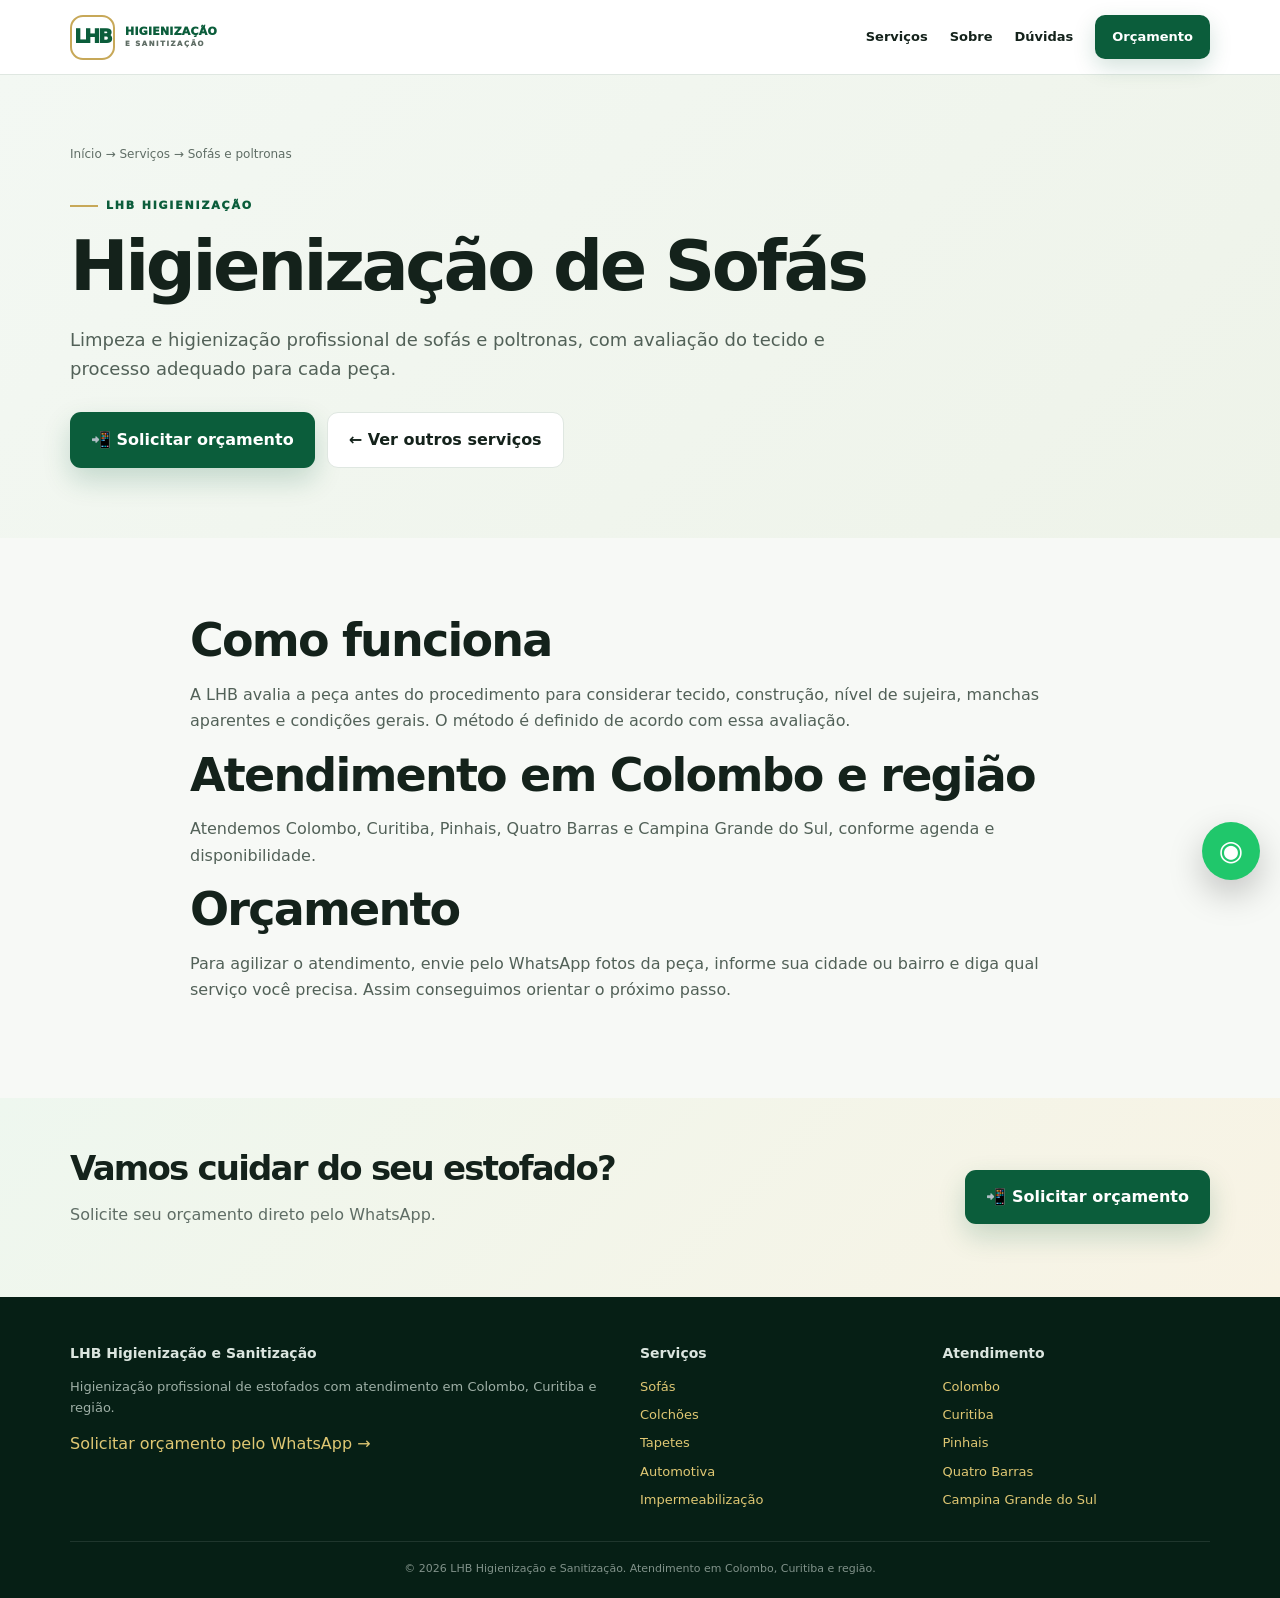
<file: servicos/sofas.html>
<!doctype html>
<html lang="pt-BR">
<head>
<meta charset="utf-8">
<meta name="viewport" content="width=device-width,initial-scale=1">
<title>Higienização de Sofás em Colombo e Curitiba | LHB Higienização</title>
<meta name="description" content="Limpeza e higienização profissional de sofás e poltronas, com avaliação do tecido e processo adequado para cada peça.">
<meta name="robots" content="index,follow,max-image-preview:large">
<link rel="canonical" href="https://lhb-higienizacao.github.io/servicos/sofas.html">
<meta property="og:title" content="Higienização de Sofás em Colombo e Curitiba | LHB Higienização">
<meta property="og:description" content="Limpeza e higienização profissional de sofás e poltronas, com avaliação do tecido e processo adequado para cada peça.">
<meta property="og:url" content="https://lhb-higienizacao.github.io/servicos/sofas.html">
<meta property="og:type" content="website">
<meta name="theme-color" content="#0b5d3b">
<link rel="stylesheet" href="/style.css">
<script type="application/ld+json">{"@context": "https://schema.org", "@type": "Service", "name": "Higienização de Sofás", "url": "https://lhb-higienizacao.github.io/", "telephone": "+55 41 99924-7885", "areaServed": ["Colombo, PR", "Curitiba, PR", "Pinhais, PR", "Quatro Barras, PR", "Campina Grande do Sul, PR"], "serviceType": "Higienização de estofados", "description": "Limpeza e higienização profissional de sofás e poltronas, com avaliação do tecido e processo adequado para cada peça.", "provider": {"@type": "LocalBusiness", "name": "LHB Higienização e Sanitização", "url": "https://lhb-higienizacao.github.io/"}}</script>
</head><body><header class="header"><div class="container nav">
<a class="logo" href="/"><span class="logo-mark">LHB</span><span class="logo-text">HIGIENIZAÇÃO<small>E SANITIZAÇÃO</small></span></a>
<nav><a href="/#servicos">Serviços</a><a href="/#sobre">Sobre</a><a href="/#faq">Dúvidas</a><a class="navcta" href="https://wa.me/5541999247885?text=Ol%C3%A1%21%20Vim%20pelo%20site%20da%20LHB%20e%20quero%20um%20or%C3%A7amento." target="_blank" rel="noopener">Orçamento</a></nav>
</div></header>
<main>
<section class="service-hero"><div class="container">
<div class="crumb"><a href="/">Início</a> → Serviços → Sofás e poltronas</div>
<span class="eyebrow">LHB HIGIENIZAÇÃO</span><h1>Higienização de Sofás</h1><p class="lead">Limpeza e higienização profissional de sofás e poltronas, com avaliação do tecido e processo adequado para cada peça.</p>
<div class="buttons"><a class="btn primary" href="https://wa.me/5541999247885?text=Ol%C3%A1%21%20Vim%20pelo%20site%20da%20LHB%20e%20quero%20um%20or%C3%A7amento." target="_blank" rel="noopener">📲 Solicitar orçamento</a><a class="btn secondary" href="/#servicos">← Ver outros serviços</a></div>
</div></section>
<section class="section"><div class="container article">
<h2>Como funciona</h2><p>A LHB avalia a peça antes do procedimento para considerar tecido, construção, nível de sujeira, manchas aparentes e condições gerais. O método é definido de acordo com essa avaliação.</p>
<h2>Atendimento em Colombo e região</h2><p>Atendemos Colombo, Curitiba, Pinhais, Quatro Barras e Campina Grande do Sul, conforme agenda e disponibilidade.</p>
<h2>Orçamento</h2><p>Para agilizar o atendimento, envie pelo WhatsApp fotos da peça, informe sua cidade ou bairro e diga qual serviço você precisa. Assim conseguimos orientar o próximo passo.</p>
</div></section>
<section class="cta"><div class="container cta-box"><div><h2>Vamos cuidar do seu estofado?</h2><p>Solicite seu orçamento direto pelo WhatsApp.</p></div><a class="btn primary" href="https://wa.me/5541999247885?text=Ol%C3%A1%21%20Vim%20pelo%20site%20da%20LHB%20e%20quero%20um%20or%C3%A7amento." target="_blank" rel="noopener">📲 Solicitar orçamento</a></div></section>
</main><footer><div class="container foot">
<div><h3>LHB Higienização e Sanitização</h3><p>Higienização profissional de estofados com atendimento em Colombo, Curitiba e região.</p><a href="https://wa.me/5541999247885?text=Ol%C3%A1%21%20Vim%20pelo%20site%20da%20LHB%20e%20quero%20um%20or%C3%A7amento." target="_blank" rel="noopener">Solicitar orçamento pelo WhatsApp →</a></div>
<div><h3>Serviços</h3><ul><li><a href="/servicos/sofas.html">Sofás</a></li><li><a href="/servicos/colchoes.html">Colchões</a></li><li><a href="/servicos/tapetes.html">Tapetes</a></li><li><a href="/servicos/automotiva.html">Automotiva</a></li><li><a href="/servicos/impermeabilizacao.html">Impermeabilização</a></li></ul></div>
<div><h3>Atendimento</h3><ul><li><a href="/local/colombo-pr.html">Colombo</a></li><li><a href="/local/curitiba-pr.html">Curitiba</a></li><li><a href="/local/pinhais-pr.html">Pinhais</a></li><li><a href="/local/quatro-barras-pr.html">Quatro Barras</a></li><li><a href="/local/campina-grande-do-sul-pr.html">Campina Grande do Sul</a></li></ul></div>
</div><div class="container copy">© 2026 LHB Higienização e Sanitização. Atendimento em Colombo, Curitiba e região.</div></footer><a class="wa" href="https://wa.me/5541999247885?text=Ol%C3%A1%21%20Vim%20pelo%20site%20da%20LHB%20e%20quero%20um%20or%C3%A7amento." target="_blank" rel="noopener" aria-label="Falar com a LHB pelo WhatsApp">◉</a></body></html>
</file>
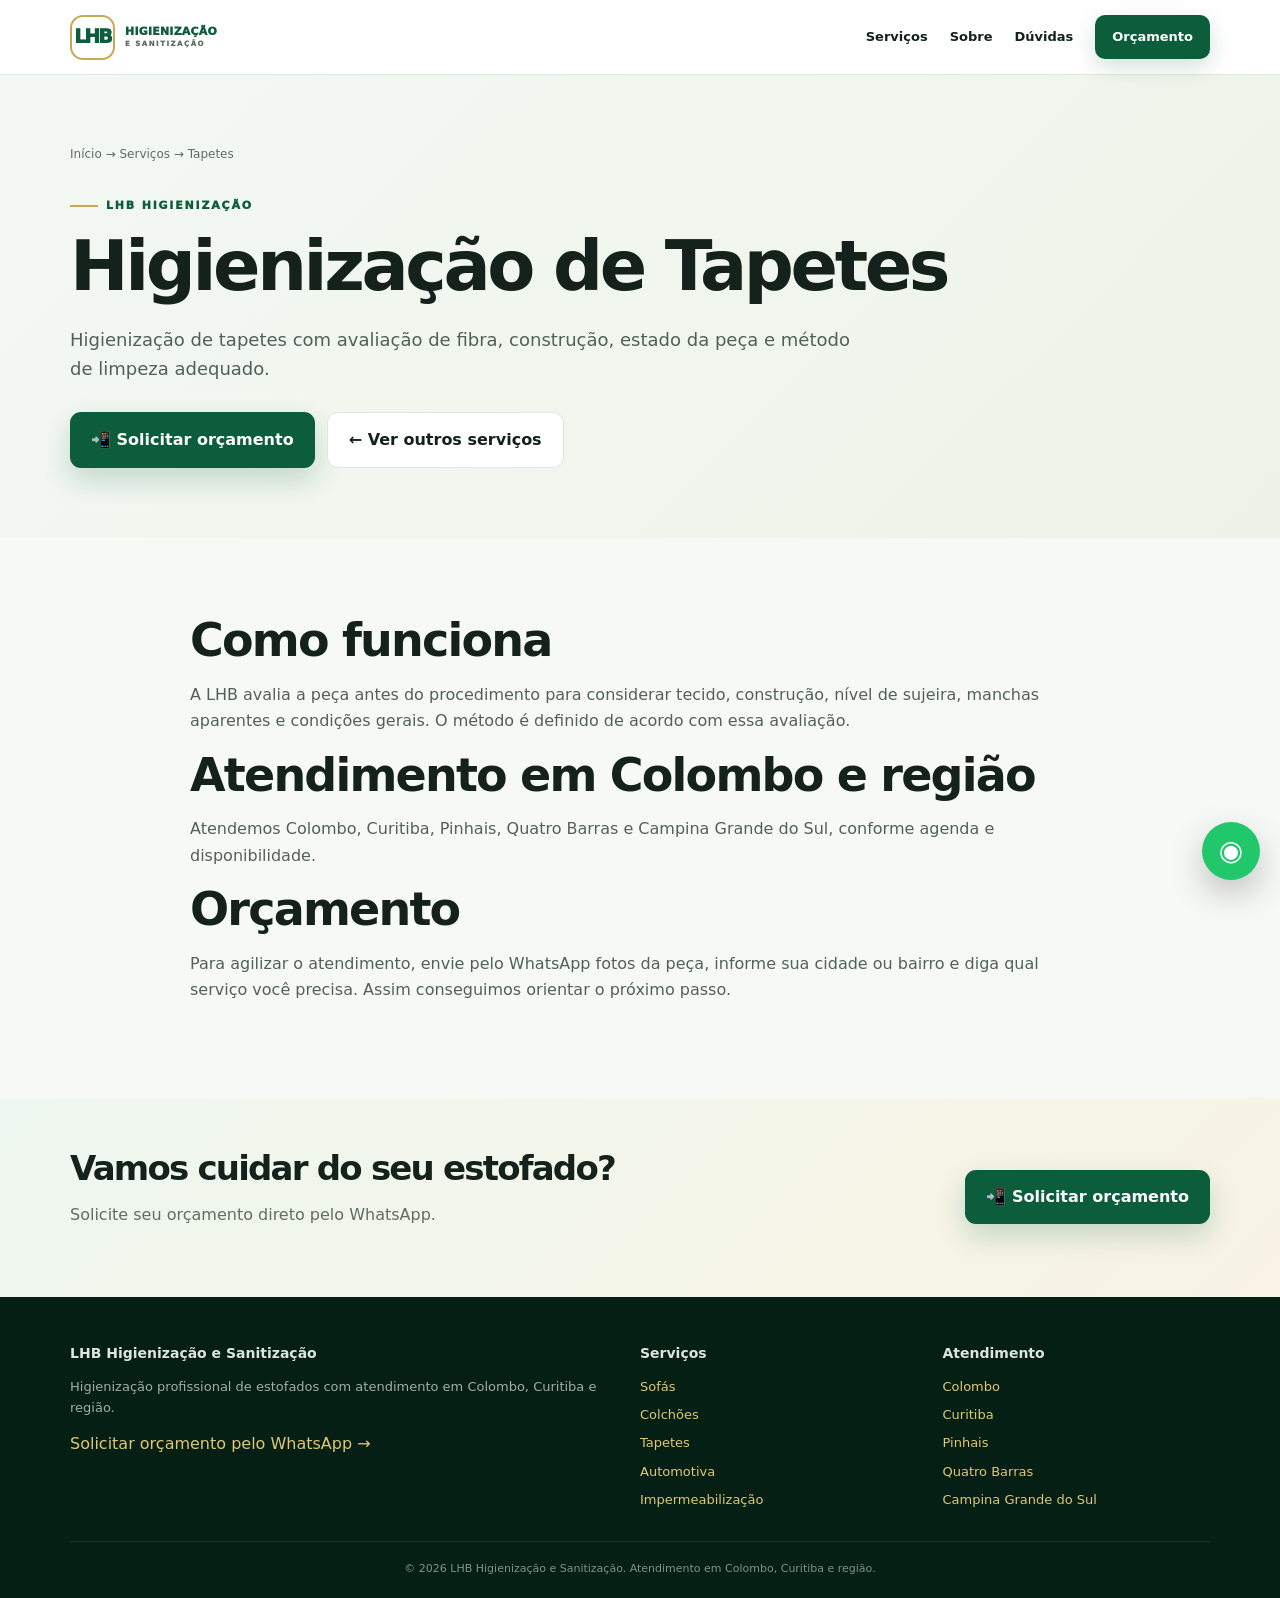
<file: servicos/tapetes.html>
<!doctype html>
<html lang="pt-BR">
<head>
<meta charset="utf-8">
<meta name="viewport" content="width=device-width,initial-scale=1">
<title>Higienização de Tapetes em Colombo e Curitiba | LHB Higienização</title>
<meta name="description" content="Higienização de tapetes com avaliação de fibra, construção, estado da peça e método de limpeza adequado.">
<meta name="robots" content="index,follow,max-image-preview:large">
<link rel="canonical" href="https://lhb-higienizacao.github.io/servicos/tapetes.html">
<meta property="og:title" content="Higienização de Tapetes em Colombo e Curitiba | LHB Higienização">
<meta property="og:description" content="Higienização de tapetes com avaliação de fibra, construção, estado da peça e método de limpeza adequado.">
<meta property="og:url" content="https://lhb-higienizacao.github.io/servicos/tapetes.html">
<meta property="og:type" content="website">
<meta name="theme-color" content="#0b5d3b">
<link rel="stylesheet" href="/style.css">
<script type="application/ld+json">{"@context": "https://schema.org", "@type": "Service", "name": "Higienização de Tapetes", "url": "https://lhb-higienizacao.github.io/", "telephone": "+55 41 99924-7885", "areaServed": ["Colombo, PR", "Curitiba, PR", "Pinhais, PR", "Quatro Barras, PR", "Campina Grande do Sul, PR"], "serviceType": "Higienização de estofados", "description": "Higienização de tapetes com avaliação de fibra, construção, estado da peça e método de limpeza adequado.", "provider": {"@type": "LocalBusiness", "name": "LHB Higienização e Sanitização", "url": "https://lhb-higienizacao.github.io/"}}</script>
</head><body><header class="header"><div class="container nav">
<a class="logo" href="/"><span class="logo-mark">LHB</span><span class="logo-text">HIGIENIZAÇÃO<small>E SANITIZAÇÃO</small></span></a>
<nav><a href="/#servicos">Serviços</a><a href="/#sobre">Sobre</a><a href="/#faq">Dúvidas</a><a class="navcta" href="https://wa.me/5541999247885?text=Ol%C3%A1%21%20Vim%20pelo%20site%20da%20LHB%20e%20quero%20um%20or%C3%A7amento." target="_blank" rel="noopener">Orçamento</a></nav>
</div></header>
<main>
<section class="service-hero"><div class="container">
<div class="crumb"><a href="/">Início</a> → Serviços → Tapetes</div>
<span class="eyebrow">LHB HIGIENIZAÇÃO</span><h1>Higienização de Tapetes</h1><p class="lead">Higienização de tapetes com avaliação de fibra, construção, estado da peça e método de limpeza adequado.</p>
<div class="buttons"><a class="btn primary" href="https://wa.me/5541999247885?text=Ol%C3%A1%21%20Vim%20pelo%20site%20da%20LHB%20e%20quero%20um%20or%C3%A7amento." target="_blank" rel="noopener">📲 Solicitar orçamento</a><a class="btn secondary" href="/#servicos">← Ver outros serviços</a></div>
</div></section>
<section class="section"><div class="container article">
<h2>Como funciona</h2><p>A LHB avalia a peça antes do procedimento para considerar tecido, construção, nível de sujeira, manchas aparentes e condições gerais. O método é definido de acordo com essa avaliação.</p>
<h2>Atendimento em Colombo e região</h2><p>Atendemos Colombo, Curitiba, Pinhais, Quatro Barras e Campina Grande do Sul, conforme agenda e disponibilidade.</p>
<h2>Orçamento</h2><p>Para agilizar o atendimento, envie pelo WhatsApp fotos da peça, informe sua cidade ou bairro e diga qual serviço você precisa. Assim conseguimos orientar o próximo passo.</p>
</div></section>
<section class="cta"><div class="container cta-box"><div><h2>Vamos cuidar do seu estofado?</h2><p>Solicite seu orçamento direto pelo WhatsApp.</p></div><a class="btn primary" href="https://wa.me/5541999247885?text=Ol%C3%A1%21%20Vim%20pelo%20site%20da%20LHB%20e%20quero%20um%20or%C3%A7amento." target="_blank" rel="noopener">📲 Solicitar orçamento</a></div></section>
</main><footer><div class="container foot">
<div><h3>LHB Higienização e Sanitização</h3><p>Higienização profissional de estofados com atendimento em Colombo, Curitiba e região.</p><a href="https://wa.me/5541999247885?text=Ol%C3%A1%21%20Vim%20pelo%20site%20da%20LHB%20e%20quero%20um%20or%C3%A7amento." target="_blank" rel="noopener">Solicitar orçamento pelo WhatsApp →</a></div>
<div><h3>Serviços</h3><ul><li><a href="/servicos/sofas.html">Sofás</a></li><li><a href="/servicos/colchoes.html">Colchões</a></li><li><a href="/servicos/tapetes.html">Tapetes</a></li><li><a href="/servicos/automotiva.html">Automotiva</a></li><li><a href="/servicos/impermeabilizacao.html">Impermeabilização</a></li></ul></div>
<div><h3>Atendimento</h3><ul><li><a href="/local/colombo-pr.html">Colombo</a></li><li><a href="/local/curitiba-pr.html">Curitiba</a></li><li><a href="/local/pinhais-pr.html">Pinhais</a></li><li><a href="/local/quatro-barras-pr.html">Quatro Barras</a></li><li><a href="/local/campina-grande-do-sul-pr.html">Campina Grande do Sul</a></li></ul></div>
</div><div class="container copy">© 2026 LHB Higienização e Sanitização. Atendimento em Colombo, Curitiba e região.</div></footer><a class="wa" href="https://wa.me/5541999247885?text=Ol%C3%A1%21%20Vim%20pelo%20site%20da%20LHB%20e%20quero%20um%20or%C3%A7amento." target="_blank" rel="noopener" aria-label="Falar com a LHB pelo WhatsApp">◉</a></body></html>
</file>
<file: style.css>
:root{
  --green:#0b5d3b;--green-dark:#063522;--green-soft:#edf6ef;
  --gold:#c7a858;--ink:#14221b;--muted:#5f6d65;--bg:#f7f9f6;
  --white:#fff;--line:#dfe7e1;--shadow:0 18px 45px rgba(6,53,34,.10);
}
*{box-sizing:border-box}
html{scroll-behavior:smooth}
body{margin:0;font-family:Inter,ui-sans-serif,system-ui,-apple-system,"Segoe UI",Roboto,Arial,sans-serif;color:var(--ink);background:var(--bg);line-height:1.65}
a{text-decoration:none;color:inherit}
.container{width:min(1140px,92%);margin:auto}
.header{position:sticky;top:0;z-index:50;background:rgba(255,255,255,.94);border-bottom:1px solid var(--line);backdrop-filter:blur(12px)}
.nav{min-height:74px;display:flex;align-items:center;justify-content:space-between;gap:20px}
.logo{display:flex;align-items:center;gap:10px;color:var(--green)}
.logo-mark{width:45px;height:45px;border:2px solid var(--gold);border-radius:13px;display:grid;place-items:center;font-weight:950;font-size:19px;letter-spacing:-2px}
.logo-text{font-size:11px;font-weight:950;line-height:1.05;letter-spacing:.2px}
.logo-text small{display:block;color:var(--muted);font-size:7px;letter-spacing:1.5px;margin-top:3px}
nav{display:flex;align-items:center;gap:22px;font-size:13px;font-weight:850}
nav a:hover{color:var(--green)}
.navcta{background:var(--green);color:#fff!important;padding:11px 17px;border-radius:10px;box-shadow:0 8px 22px rgba(11,93,59,.18)}
.hero{position:relative;overflow:hidden;background:
 radial-gradient(circle at 85% 20%,rgba(199,168,88,.18),transparent 28%),
 linear-gradient(135deg,#f4f9f4 0%,#eaf3eb 100%);padding:92px 0 86px}
.hero:after{content:"";position:absolute;width:380px;height:380px;border:1px solid rgba(11,93,59,.08);border-radius:50%;right:-140px;bottom:-190px}
.eyebrow{display:inline-flex;align-items:center;gap:8px;color:var(--green);font-size:11px;font-weight:950;letter-spacing:1.8px}
.eyebrow:before{content:"";width:28px;height:2px;background:var(--gold)}
.crumb{font-size:12px;color:var(--muted);margin-bottom:24px}
h1{font-size:clamp(40px,6vw,70px);line-height:1.02;letter-spacing:-3.4px;max-width:900px;margin:16px 0 22px}
h2{font-size:clamp(30px,4vw,46px);line-height:1.08;letter-spacing:-1.8px;margin:0 0 15px}
h3{line-height:1.2;margin-top:0}
.lead{font-size:18px;color:#526158;max-width:780px}
.buttons{display:flex;gap:12px;flex-wrap:wrap;margin-top:28px}
.btn{display:inline-flex;align-items:center;justify-content:center;padding:14px 21px;border-radius:11px;font-weight:900}
.primary{background:var(--green);color:#fff;box-shadow:0 12px 28px rgba(11,93,59,.2)}
.secondary{background:#fff;border:1px solid var(--line)}
.section{padding:78px 0}
.section.alt{background:#fff}
.section-head{max-width:760px;margin-bottom:28px}
.grid{display:grid;grid-template-columns:repeat(3,1fr);gap:18px}
.card{background:#fff;border:1px solid var(--line);border-radius:18px;padding:25px;box-shadow:0 8px 25px rgba(6,53,34,.04);transition:.2s}
.card:hover{transform:translateY(-3px);box-shadow:var(--shadow)}
.card-icon{width:42px;height:42px;border-radius:12px;background:var(--green-soft);display:grid;place-items:center;color:var(--green);font-size:20px;margin-bottom:17px}
.card p{font-size:14px;color:var(--muted)}
.card b{color:var(--green);font-size:13px}
.two{display:grid;grid-template-columns:1.15fr .85fr;gap:55px;align-items:center}
.localbox{background:#fff;border:1px solid var(--line);border-radius:20px;padding:30px;box-shadow:var(--shadow)}
.localbox ul{margin:12px 0;padding-left:20px;color:var(--muted)}
.checks{display:grid;gap:11px;margin-top:22px}
.check{display:flex;gap:10px;align-items:flex-start;color:#4e5d54}
.check strong{color:var(--green)}
.dark{background:var(--green-dark);color:#fff}
.dark p{color:#c8d5ce}
.dark a{color:#ead37e}
.area-grid{display:grid;grid-template-columns:repeat(5,1fr);gap:10px}
.area{padding:14px 12px;background:#fff;border:1px solid var(--line);border-radius:12px;text-align:center;font-weight:800;font-size:13px}
.faq{display:grid;gap:12px;max-width:850px}
details{background:#fff;border:1px solid var(--line);border-radius:14px;padding:17px 20px}
summary{cursor:pointer;font-weight:900}
details p{color:var(--muted);margin-bottom:0}
.cta{background:linear-gradient(135deg,#eef7ef,#f8f3e4);padding:52px 0}
.cta-box{display:flex;justify-content:space-between;align-items:center;gap:25px}
.cta h2{margin:0;font-size:34px}
.cta p{color:var(--muted)}
footer{background:#061f15;color:#dbe5df;padding:48px 0 20px}
.foot{display:grid;grid-template-columns:2fr 1fr 1fr;gap:35px}
.foot h3{font-size:14px}
.foot p,.foot li{color:#9eafa6;font-size:13px}
.foot ul{list-style:none;padding:0;margin:0;display:grid;gap:7px}
.foot a{color:#dfc773}
.copy{text-align:center;border-top:1px solid rgba(255,255,255,.1);margin-top:30px;padding-top:18px;font-size:11px;color:#81928a}
.wa{position:fixed;right:20px;bottom:20px;width:58px;height:58px;border-radius:50%;display:grid;place-items:center;background:#20c76b;color:#fff;font-size:28px;z-index:60;box-shadow:0 14px 35px rgba(0,0,0,.22)}
.article{max-width:900px}
.article p{color:#526158}
.service-hero{padding:70px 0;background:linear-gradient(135deg,#f3f8f3,#eef3e9)}
.badge{display:inline-block;padding:7px 11px;border-radius:999px;background:var(--green-soft);color:var(--green);font-size:11px;font-weight:950}
@media(max-width:850px){
 nav a:not(.navcta){display:none}
 .grid{grid-template-columns:1fr 1fr}
 .two,.foot{grid-template-columns:1fr}
 .area-grid{grid-template-columns:repeat(2,1fr)}
}
@media(max-width:560px){
 .nav{min-height:68px}
 .hero{padding:60px 0}
 h1{letter-spacing:-2.4px}
 .grid{grid-template-columns:1fr}
 .area-grid{grid-template-columns:1fr 1fr}
 .cta-box{display:block}
 .cta .btn{width:100%;margin-top:12px}
 .section{padding:58px 0}
}
</file>
